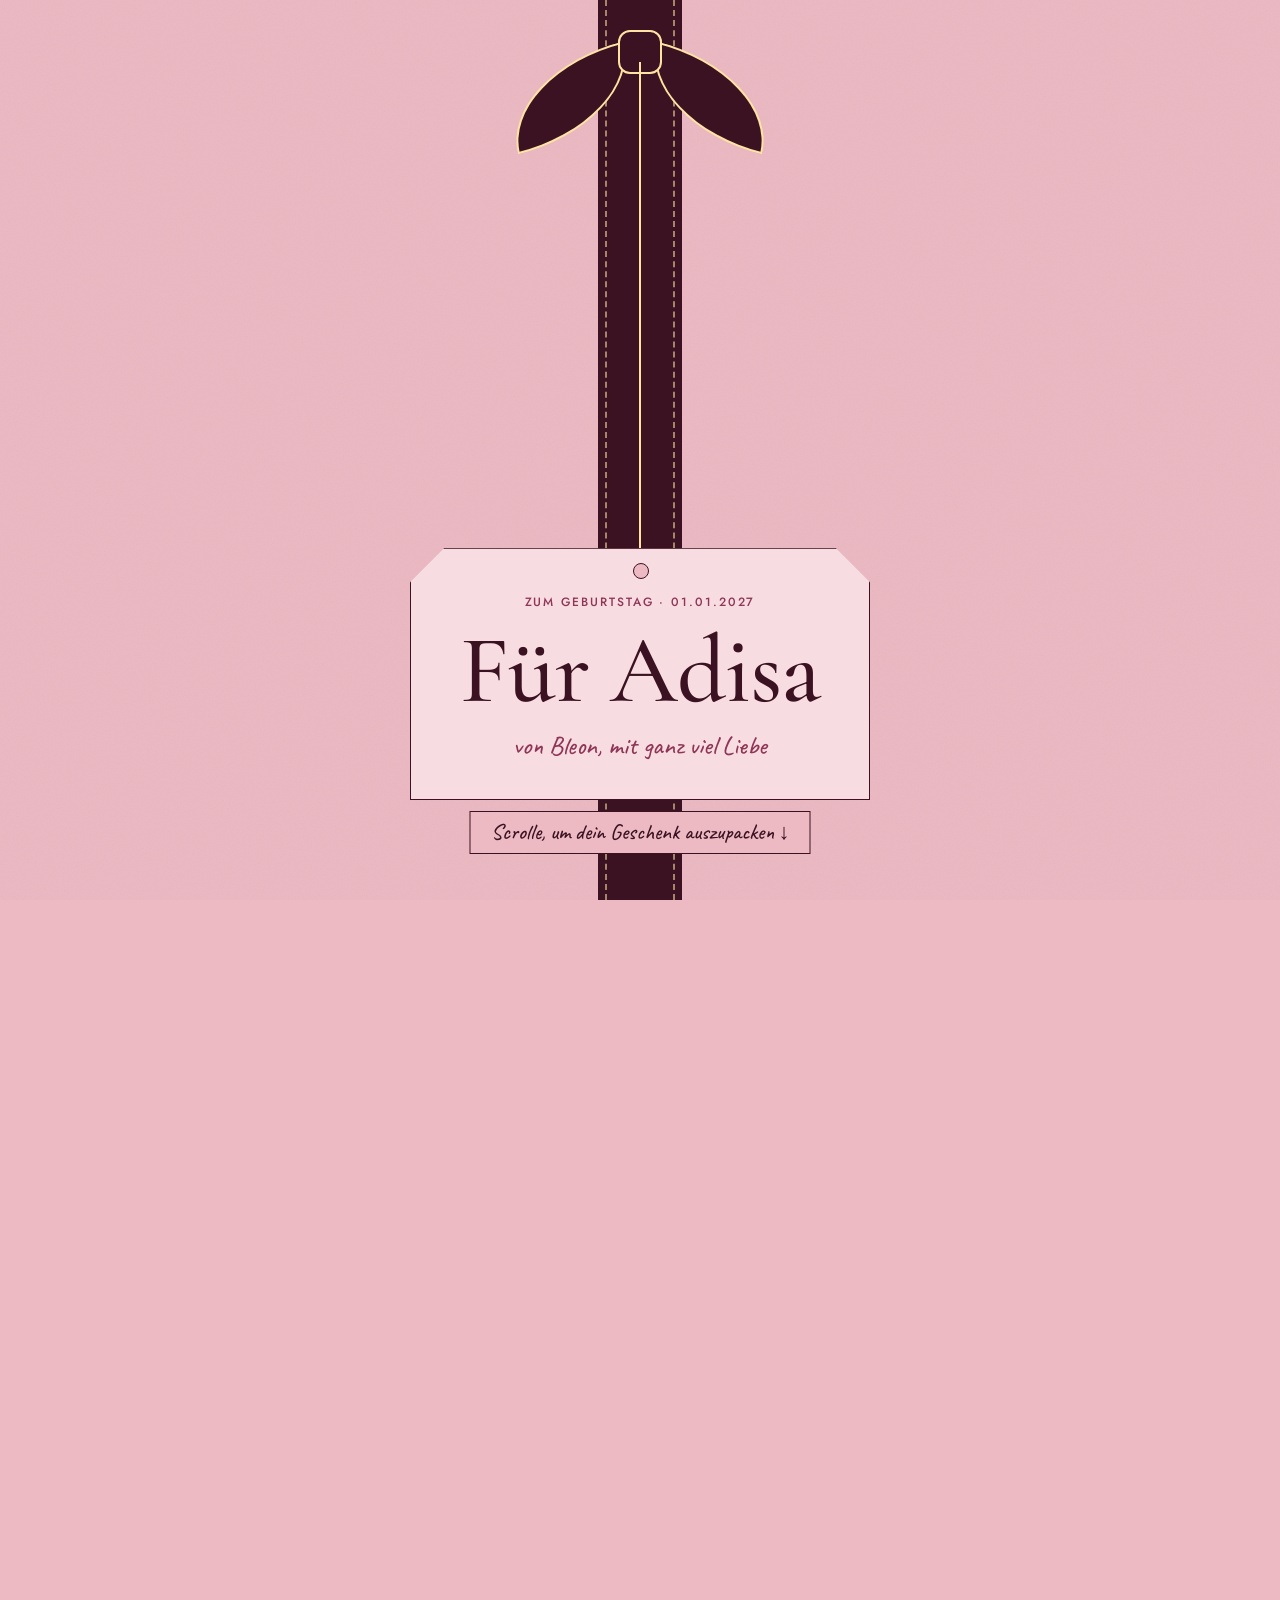
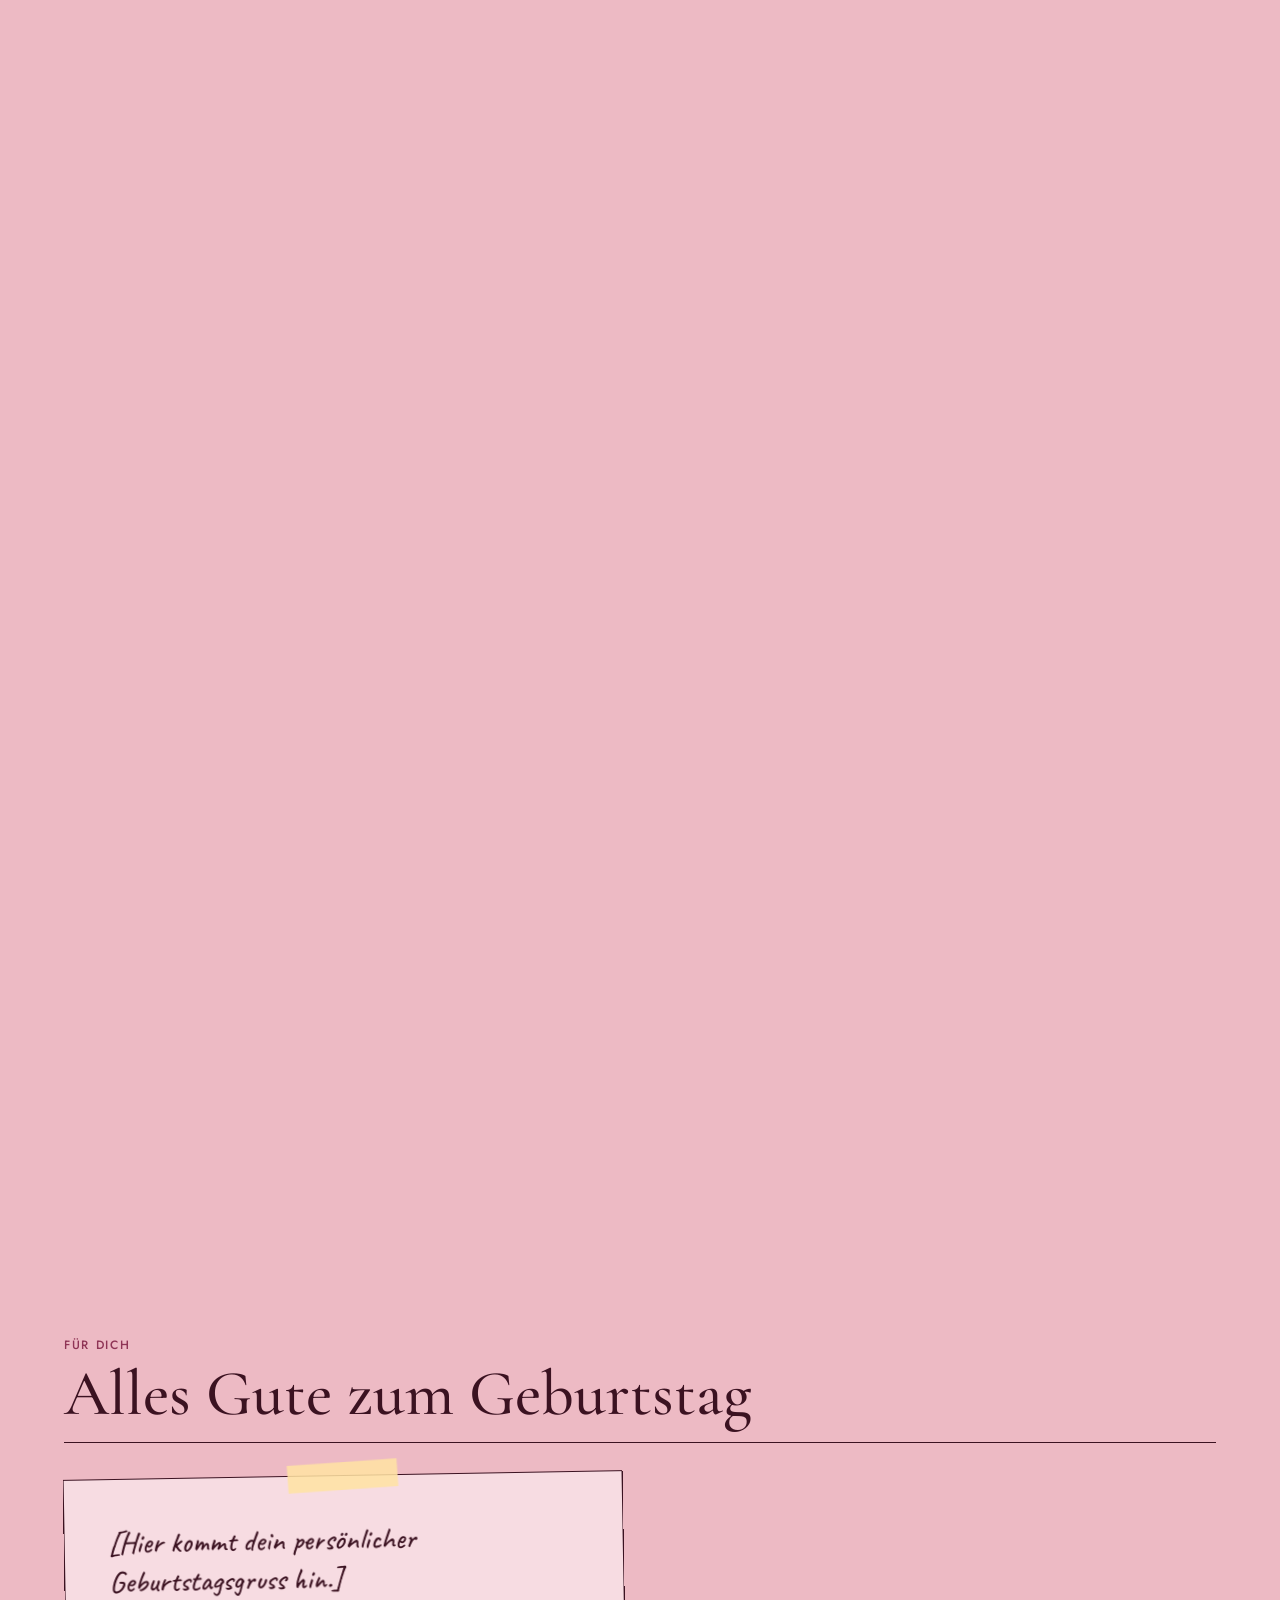
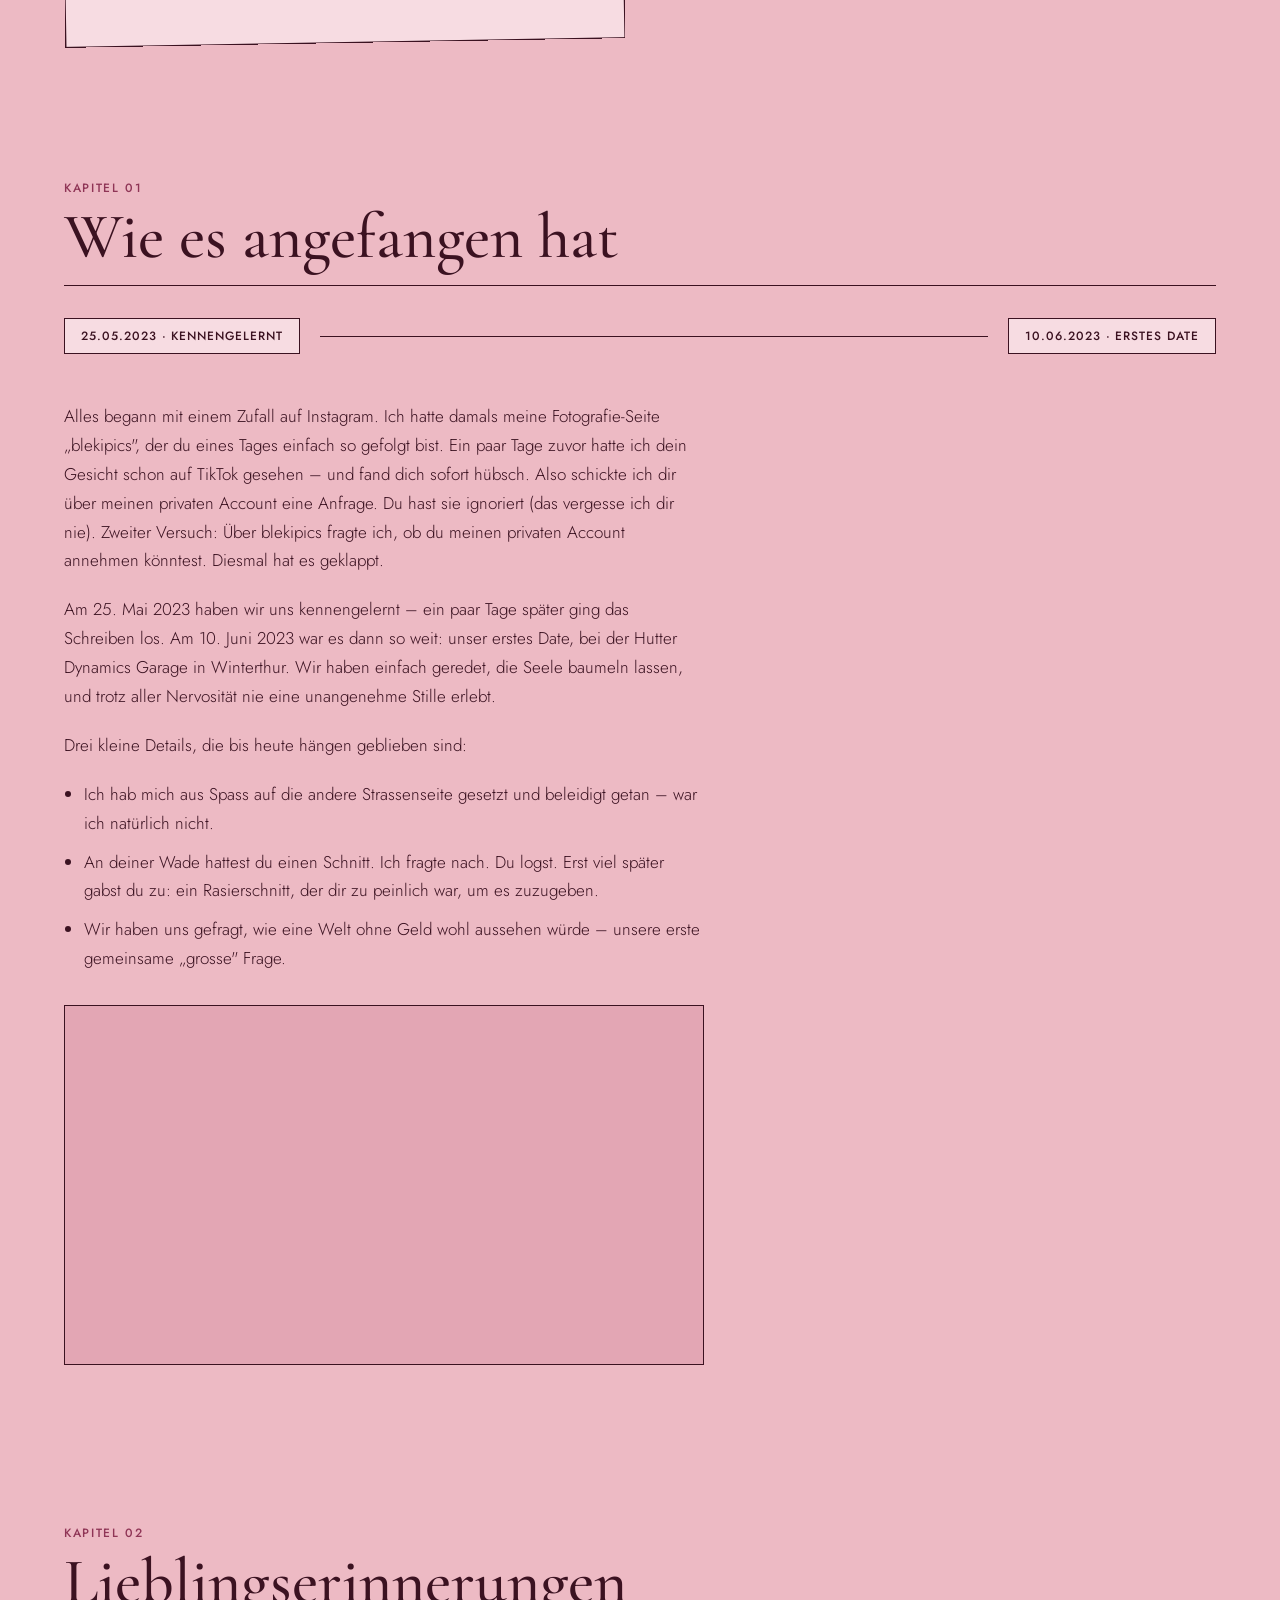
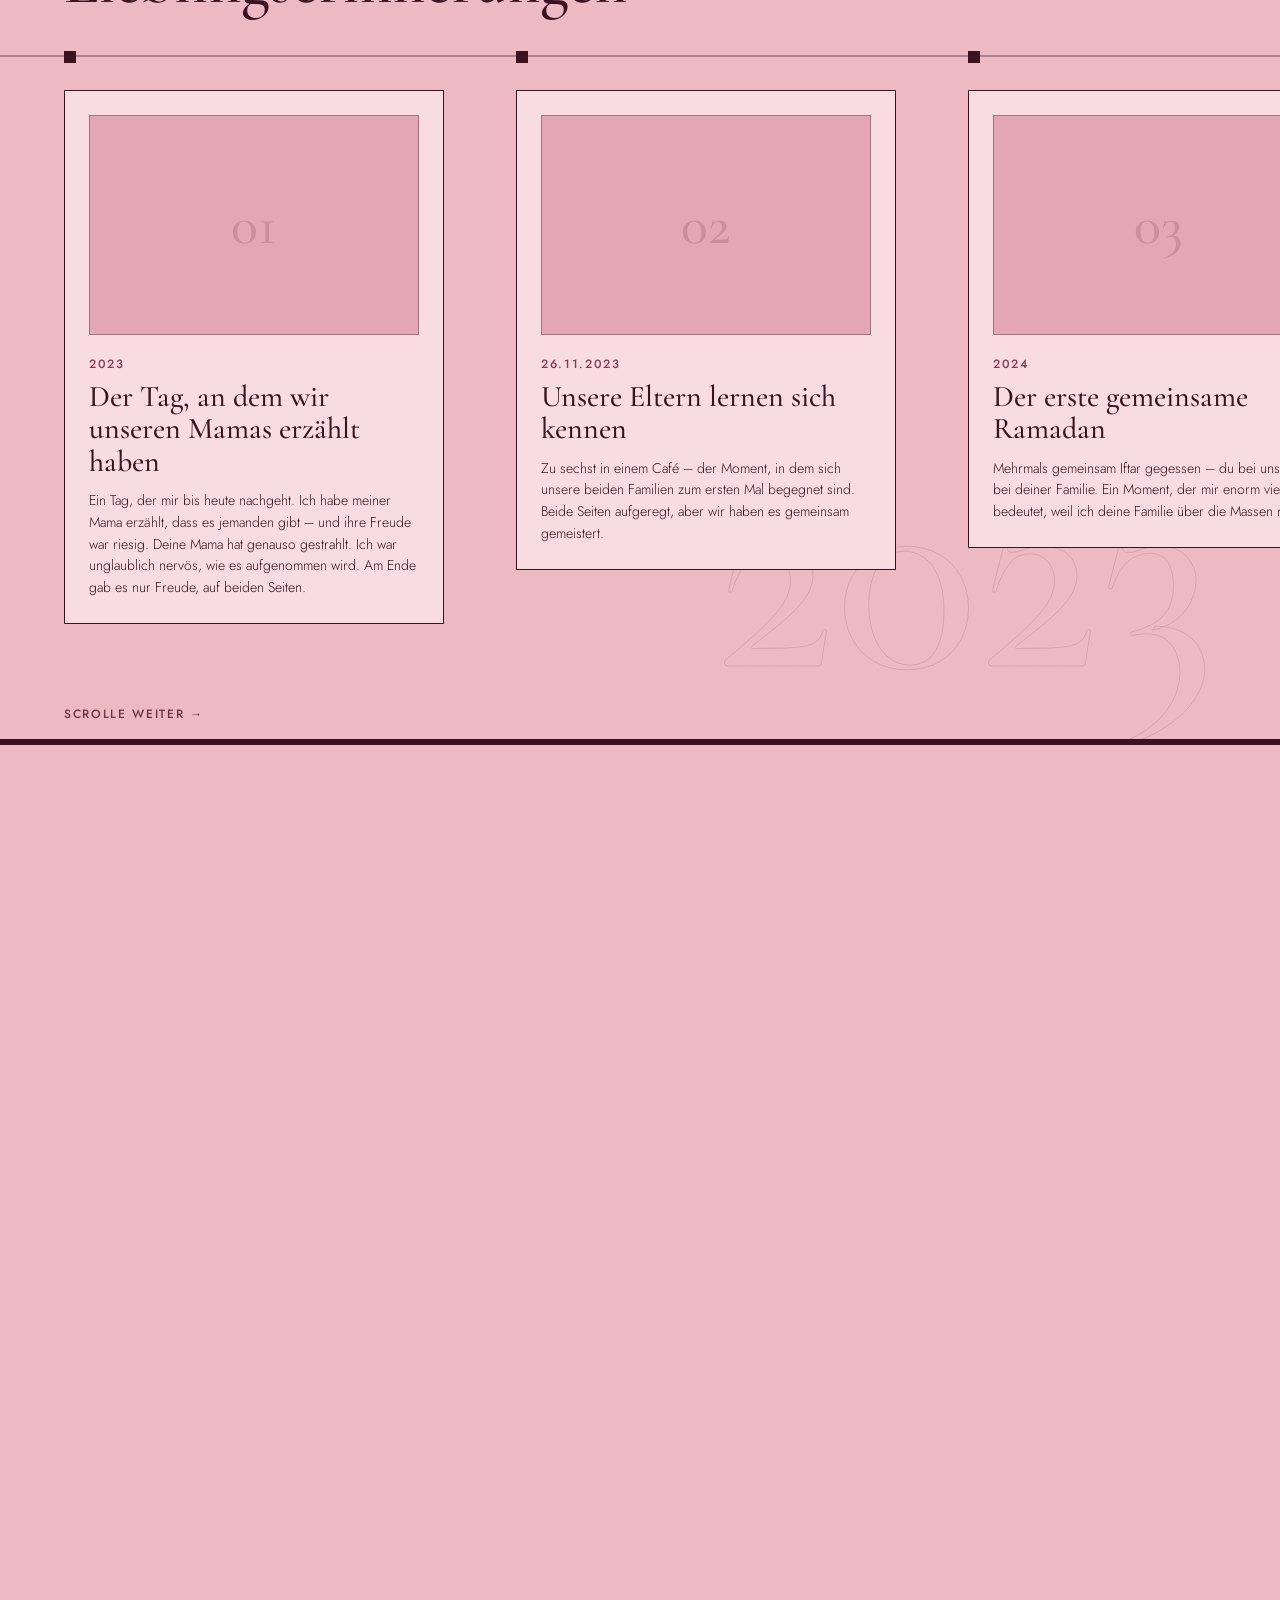
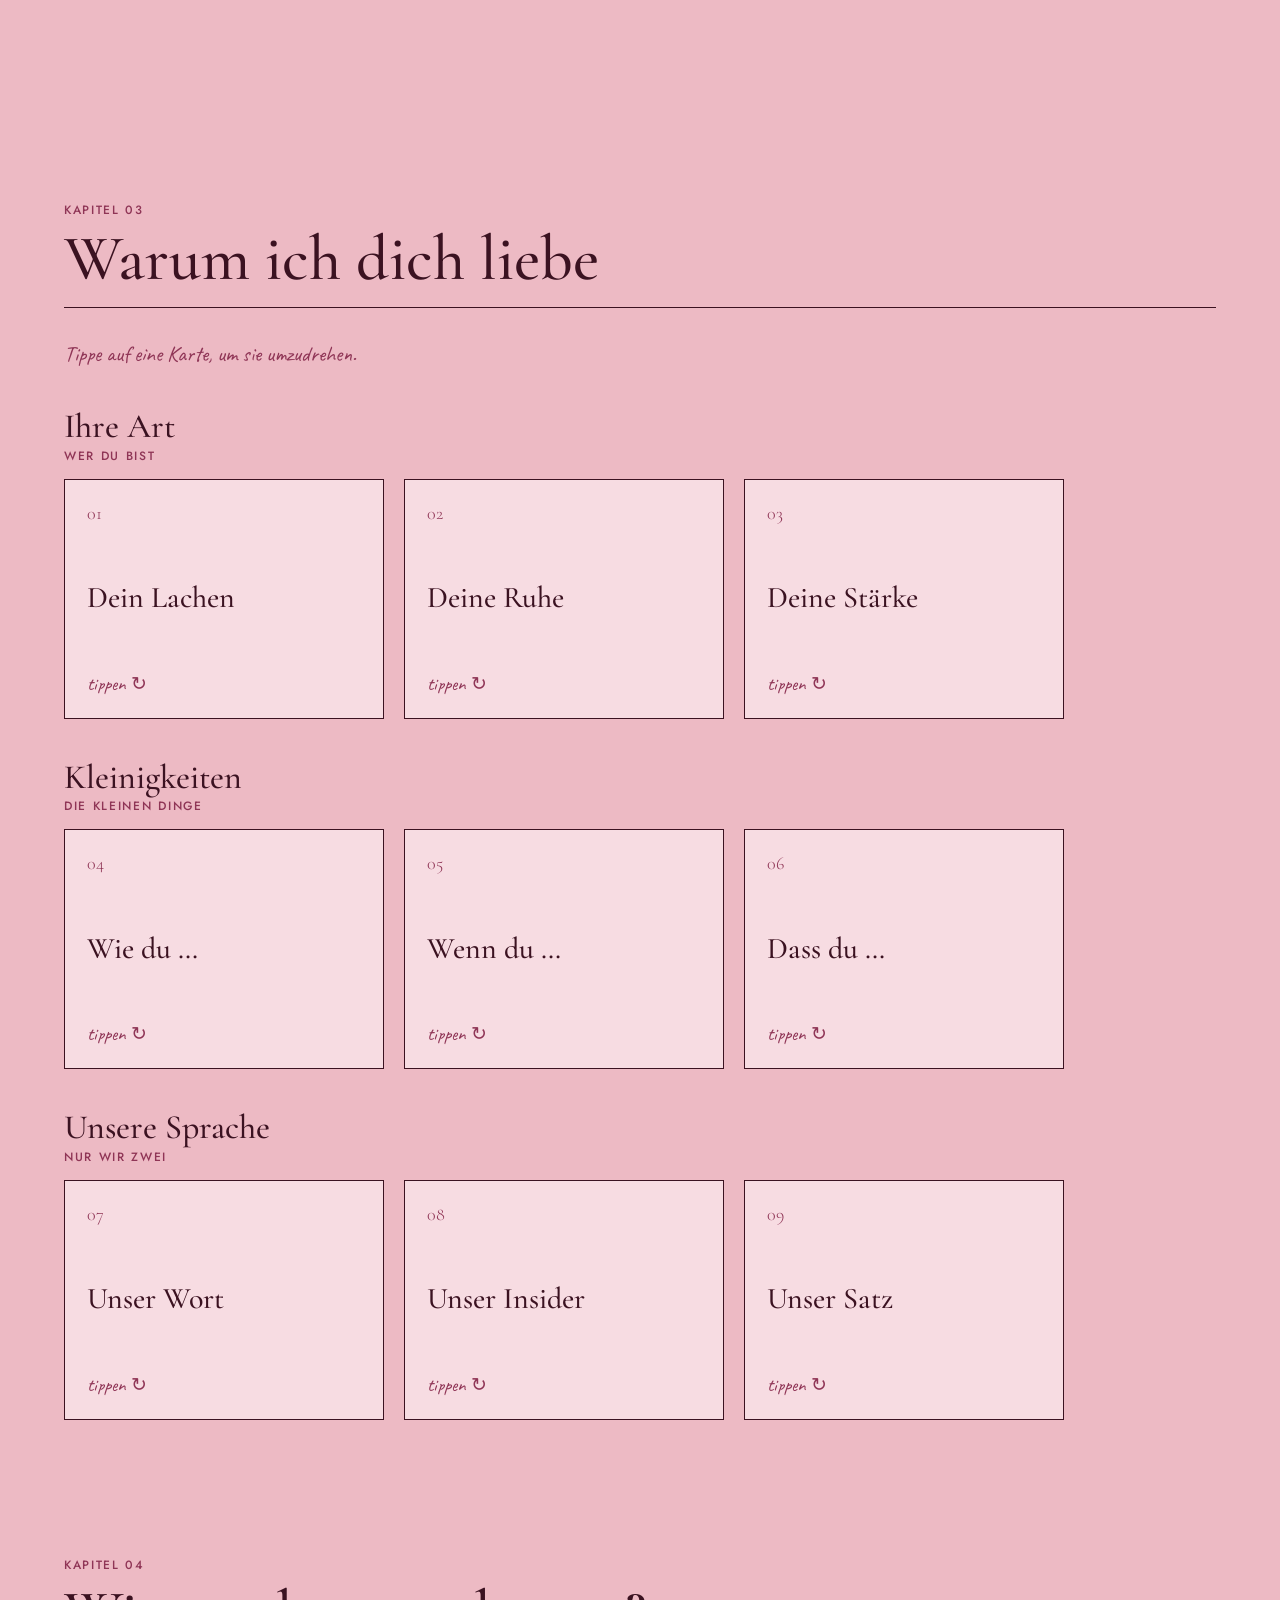
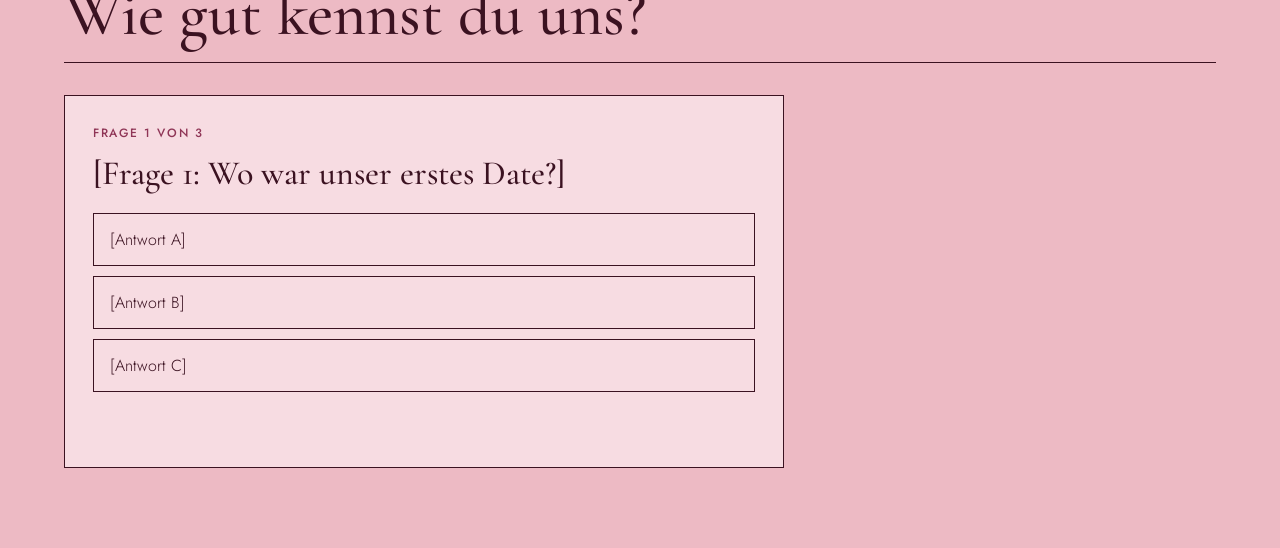
<file: Birthday/index.html>
<!DOCTYPE html>
<html lang="de">
<head>
<meta charset="UTF-8">
<meta name="viewport" content="width=device-width, initial-scale=1.0">
<meta name="robots" content="noindex, nofollow">
<link rel="preconnect" href="https://fonts.googleapis.com">
<link rel="preconnect" href="https://fonts.gstatic.com" crossorigin>
<link href="https://fonts.googleapis.com/css2?family=Caveat:wght@500;700&family=Cormorant+Garamond:ital,wght@0,400;0,500;0,600;1,500&family=Jost:wght@300;400;500&display=swap" rel="stylesheet">
<link rel="stylesheet" href="style.css">
<title>Für Adisa</title>
</head>
<body>

<div class="page">

      <!-- Intro: Anhänger fällt ab, Band wird abgezogen, dann ist die Seite da -->
  <section class="brief" id="brief">
    <div class="brief-stage">
      <header class="hero" id="top">
        <div class="gift-ribbon" id="giftRibbon" aria-hidden="true"></div>
        <div class="gift-bow" id="giftBow" aria-hidden="true">
          <span class="bow-loop bow-left"></span>
          <span class="bow-loop bow-right"></span>
          <span class="bow-knot"></span>
        </div>

        <div class="gift-fall" id="giftFall">
          <div class="gift-hang">
            <span class="gift-string" aria-hidden="true"></span>
            <div class="gift-tag">
              <p class="tag-label">Zum Geburtstag · 01.01.2027</p>
              <h1 class="hero-title">Für Adisa</h1>
              <p class="tag-hand">von Bleon, mit ganz viel Liebe</p>
            </div>
          </div>
        </div>

        <p class="hero-more" id="giftHint">Scrolle, um dein Geschenk auszupacken&nbsp;↓</p>
      </header>

      
      <div class="brief-open" id="briefOpen" aria-hidden="true">
        <p class="brief-open-hand">Ich hab da was für dich …</p>
        <span class="brief-open-arrow">↓</span>
      </div>

    </div>
  </section>

  
  <section class="chapter" id="geburtstagsgruss">
    <p class="chapter-eyebrow">Für dich</p>
    <h2 class="chapter-title">Alles Gute zum Geburtstag</h2>
    <div class="chapter-rule"></div>
    <div class="note-card">
      <p class="note-text">[Hier kommt dein persönlicher Geburtstagsgruss hin.]</p>
    </div>
  </section>

  <section class="chapter" id="anfang">
    <p class="chapter-eyebrow">Kapitel 01</p>
    <h2 class="chapter-title">Wie es angefangen hat</h2>
    <div class="chapter-rule"></div>

    <div class="timeline">
      <span class="timeline-tag">25.05.2023 · Kennengelernt</span>
      <span class="timeline-line"></span>
      <span class="timeline-tag">10.06.2023 · Erstes Date</span>
    </div>

    <div class="story">
      <p>Alles begann mit einem Zufall auf Instagram. Ich hatte damals meine Fotografie-Seite „blekipics", der du eines Tages einfach so gefolgt bist. Ein paar Tage zuvor hatte ich dein Gesicht schon auf TikTok gesehen – und fand dich sofort hübsch. Also schickte ich dir über meinen privaten Account eine Anfrage. Du hast sie ignoriert (das vergesse ich dir nie). Zweiter Versuch: Über blekipics fragte ich, ob du meinen privaten Account annehmen könntest. Diesmal hat es geklappt.</p>

      <p>Am 25. Mai 2023 haben wir uns kennengelernt – ein paar Tage später ging das Schreiben los. Am 10. Juni 2023 war es dann so weit: unser erstes Date, bei der Hutter Dynamics Garage in Winterthur. Wir haben einfach geredet, die Seele baumeln lassen, und trotz aller Nervosität nie eine unangenehme Stille erlebt.</p>

      <p>Drei kleine Details, die bis heute hängen geblieben sind:</p>
      <ul>
        <li>Ich hab mich aus Spass auf die andere Strassenseite gesetzt und beleidigt getan – war ich natürlich nicht.</li>
        <li>An deiner Wade hattest du einen Schnitt. Ich fragte nach. Du logst. Erst viel später gabst du zu: ein Rasierschnitt, der dir zu peinlich war, um es zuzugeben.</li>
        <li>Wir haben uns gefragt, wie eine Welt ohne Geld wohl aussehen würde – unsere erste gemeinsame „grosse" Frage.</li>
      </ul>
    </div>

    <div class="photo-frame"></div>
  </section>

  
  <section class="journey" id="erinnerungen">
    <div class="journey-sticky">
      <div class="journey-year" id="journeyYear" aria-hidden="true">2023</div>

      <div class="journey-head">
        <p class="chapter-eyebrow">Kapitel 02</p>
        <h2 class="chapter-title">Lieblingserinnerungen</h2>
      </div>

      <div class="journey-track" id="journeyTrack">

        <article class="memory" data-year="2023">
          <div class="memory-photo"></div>
          <p class="memory-date">2023</p>
          <h3 class="memory-title">Der Tag, an dem wir unseren Mamas erzählt haben</h3>
          <p class="memory-text">Ein Tag, der mir bis heute nachgeht. Ich habe meiner Mama erzählt, dass es jemanden gibt – und ihre Freude war riesig. Deine Mama hat genauso gestrahlt. Ich war unglaublich nervös, wie es aufgenommen wird. Am Ende gab es nur Freude, auf beiden Seiten.</p>
        </article>

        <article class="memory" data-year="2023">
          <div class="memory-photo"></div>
          <p class="memory-date">26.11.2023</p>
          <h3 class="memory-title">Unsere Eltern lernen sich kennen</h3>
          <p class="memory-text">Zu sechst in einem Café – der Moment, in dem sich unsere beiden Familien zum ersten Mal begegnet sind. Beide Seiten aufgeregt, aber wir haben es gemeinsam gemeistert.</p>
        </article>

        <article class="memory" data-year="2024">
          <div class="memory-photo"></div>
          <p class="memory-date">2024</p>
          <h3 class="memory-title">Der erste gemeinsame Ramadan</h3>
          <p class="memory-text">Mehrmals gemeinsam Iftar gegessen – du bei uns, ich bei deiner Familie. Ein Moment, der mir enorm viel bedeutet, weil ich deine Familie über die Massen mag.</p>
        </article>

        <article class="memory" data-year="2024">
          <div class="memory-photo"></div>
          <p class="memory-date">März 2024</p>
          <h3 class="memory-title">Der Jobwechsel, der ohne dich nie passiert wäre</h3>
          <p class="memory-text">Nach meinem Quereinsteiger-Kurs als ICT-Supporter hatte ich ein Vorstellungsgespräch – wollte aber eigentlich gar nicht hin, überzeugt, dass sie mich sowieso nicht nehmen würden. Du hast mir reingeredet und mich überzeugt, hinzugehen. Aus dem Gespräch wurde ein Probearbeiten, aus dem Probearbeiten eine Festanstellung. Ohne dich wäre ich nie hingegangen.</p>
        </article>

        <article class="memory" data-year="2024">
          <div class="memory-photo"></div>
          <p class="memory-date">25.06.2024</p>
          <h3 class="memory-title">Unser erstes Jahr</h3>
          <p class="memory-text">Genau ein Jahr zusammen. Ich habe mich gefreut wie ein kleines Kind. Wir haben uns gegenseitig beschenkt, sind zusammen essen gegangen – die Geschenke waren nebensächlich, ich war einfach froh, dass du an meiner Seite warst.</p>
        </article>

        <article class="memory" data-year="2024">
          <div class="memory-photo"></div>
          <p class="memory-date">2024</p>
          <h3 class="memory-title">Deine bestandene Lehrabschlussprüfung</h3>
          <p class="memory-text">Du sagst, du hättest deine Lehre ohne mich abgebrochen. Ich glaube das nicht – dafür bist du einfach zu gut, um aufzugeben.</p>
        </article>

        <article class="memory" data-year="2024">
          <div class="memory-photo"></div>
          <p class="memory-date">Juli 2024</p>
          <h3 class="memory-title">Endlich Mann und Frau</h3>
          <p class="memory-text">Gemeinsam in Mazedonien, wo dann alle von uns erfahren haben. Ich habe deine Familie kennengelernt, du meine – offiziell Mann und Frau.</p>
        </article>

        <article class="memory" data-year="2024">
          <div class="memory-photo"></div>
          <p class="memory-date">25.07.2024</p>
          <h3 class="memory-title">Die Hochzeit deines Cousins</h3>
          <p class="memory-text">Unsere erste gemeinsame Feier bei deiner Familie. Ich war aufgeregt, zum ersten Mal als Gast bei einer grossen Feier dabei zu sein. Wir haben das gemeinsam gemeistert – und zusammen geglänzt wie noch nie.</p>
        </article>

        <article class="memory memory--wine" data-year="2024">
          <div class="memory-photo"></div>
          <p class="memory-date">30.07.2024</p>
          <h3 class="memory-title">Unser Nikkah</h3>
          <p class="memory-text">Etwas spät, aber ein Schritt, den ich enorm liebe. In der Moschee in Mazedonien sind unsere Liebsten zusammengekommen – islamisch offiziell verheiratet.</p>
        </article>

        <article class="memory" data-year="2025">
          <div class="memory-photo"></div>
          <p class="memory-date">2025</p>
          <h3 class="memory-title">Drei Tage Mailand</h3>
          <p class="memory-text">Bei deiner strengen Mama fast unmöglich, einen Trip abzumachen – aber es hat geklappt. Drei Tage Mailand: Thermalbad, die beste Pasta überhaupt, gemeinsame Streetphotography durch die Stadt.</p>
        </article>

        <article class="memory memory--wine" data-year="2026">
          <div class="memory-photo"></div>
          <p class="memory-date">25.07.2026</p>
          <h3 class="memory-title">Die Verlobung</h3>
          <p class="memory-text">Eigentlich wollten wir beide das gar nicht – unsere Eltern schon. Also haben wir es ihnen zuliebe gemacht. Zitternde Knie, jede Menge Aufregung – und am Ende einfach nur wunderschön. Bis heute mein absoluter Lieblingsmoment.</p>
        </article>

        <article class="memory" data-year="Heute">
          <div class="memory-photo"></div>
          <p class="memory-date">Immer wieder</p>
          <h3 class="memory-title">Und dann die vielen kleinen Momente</h3>
          <p class="memory-text">Jeder Moment, in dem wir uns gegenseitig kaputtlachen – bei uns keine Seltenheit.</p>
        </article>

      </div>

      <p class="journey-hint" id="journeyHint">Scrolle weiter →</p>
      <div class="journey-progress"><div class="journey-progress-bar" id="journeyBar"></div></div>
    </div>
  </section>

  <section class="chapter" id="warum">
    <p class="chapter-eyebrow">Kapitel 03</p>
    <h2 class="chapter-title">Warum ich dich liebe</h2>
    <div class="chapter-rule"></div>
    <p class="why-intro">Tippe auf eine Karte, um sie umzudrehen.</p>

    <h3 class="why-group">Ihre Art <span>Wer du bist</span></h3>
    <div class="why-grid">
      <button class="flip" type="button" aria-pressed="false">
        <span class="flip-inner">
          <span class="flip-face flip-front">
            <span class="flip-num">01</span>
            <span class="flip-title">Dein Lachen</span>
            <span class="flip-tap">tippen ↻</span>
          </span>
          <span class="flip-face flip-back">
            <span class="flip-text">[Hier kommt dein Text hin.]</span>
          </span>
        </span>
      </button>
      <button class="flip" type="button" aria-pressed="false">
        <span class="flip-inner">
          <span class="flip-face flip-front">
            <span class="flip-num">02</span>
            <span class="flip-title">Deine Ruhe</span>
            <span class="flip-tap">tippen ↻</span>
          </span>
          <span class="flip-face flip-back">
            <span class="flip-text">[Hier kommt dein Text hin.]</span>
          </span>
        </span>
      </button>
      <button class="flip" type="button" aria-pressed="false">
        <span class="flip-inner">
          <span class="flip-face flip-front">
            <span class="flip-num">03</span>
            <span class="flip-title">Deine Stärke</span>
            <span class="flip-tap">tippen ↻</span>
          </span>
          <span class="flip-face flip-back">
            <span class="flip-text">[Hier kommt dein Text hin.]</span>
          </span>
        </span>
      </button>
    </div>

    <h3 class="why-group">Kleinigkeiten <span>Die kleinen Dinge</span></h3>
    <div class="why-grid">
      <button class="flip" type="button" aria-pressed="false">
        <span class="flip-inner">
          <span class="flip-face flip-front">
            <span class="flip-num">04</span>
            <span class="flip-title">Wie du …</span>
            <span class="flip-tap">tippen ↻</span>
          </span>
          <span class="flip-face flip-back">
            <span class="flip-text">[Hier kommt dein Text hin.]</span>
          </span>
        </span>
      </button>
      <button class="flip" type="button" aria-pressed="false">
        <span class="flip-inner">
          <span class="flip-face flip-front">
            <span class="flip-num">05</span>
            <span class="flip-title">Wenn du …</span>
            <span class="flip-tap">tippen ↻</span>
          </span>
          <span class="flip-face flip-back">
            <span class="flip-text">[Hier kommt dein Text hin.]</span>
          </span>
        </span>
      </button>
      <button class="flip" type="button" aria-pressed="false">
        <span class="flip-inner">
          <span class="flip-face flip-front">
            <span class="flip-num">06</span>
            <span class="flip-title">Dass du …</span>
            <span class="flip-tap">tippen ↻</span>
          </span>
          <span class="flip-face flip-back">
            <span class="flip-text">[Hier kommt dein Text hin.]</span>
          </span>
        </span>
      </button>
    </div>

    <h3 class="why-group">Unsere Sprache <span>Nur wir zwei</span></h3>
    <div class="why-grid">
      <button class="flip" type="button" aria-pressed="false">
        <span class="flip-inner">
          <span class="flip-face flip-front">
            <span class="flip-num">07</span>
            <span class="flip-title">Unser Wort</span>
            <span class="flip-tap">tippen ↻</span>
          </span>
          <span class="flip-face flip-back">
            <span class="flip-text">[Hier kommt dein Text hin.]</span>
          </span>
        </span>
      </button>
      <button class="flip" type="button" aria-pressed="false">
        <span class="flip-inner">
          <span class="flip-face flip-front">
            <span class="flip-num">08</span>
            <span class="flip-title">Unser Insider</span>
            <span class="flip-tap">tippen ↻</span>
          </span>
          <span class="flip-face flip-back">
            <span class="flip-text">[Hier kommt dein Text hin.]</span>
          </span>
        </span>
      </button>
      <button class="flip" type="button" aria-pressed="false">
        <span class="flip-inner">
          <span class="flip-face flip-front">
            <span class="flip-num">09</span>
            <span class="flip-title">Unser Satz</span>
            <span class="flip-tap">tippen ↻</span>
          </span>
          <span class="flip-face flip-back">
            <span class="flip-text">[Hier kommt dein Text hin.]</span>
          </span>
        </span>
      </button>
    </div>
  </section>

  
  <section class="chapter" id="quiz-kapitel">
    <p class="chapter-eyebrow">Kapitel 04</p>
    <h2 class="chapter-title">Wie gut kennst du uns?</h2>
    <div class="chapter-rule"></div>
    <div class="quiz" id="quiz" aria-live="polite"></div>
  </section>

</div>

<script src="script.js"></script>
</body>
</html>
</file>
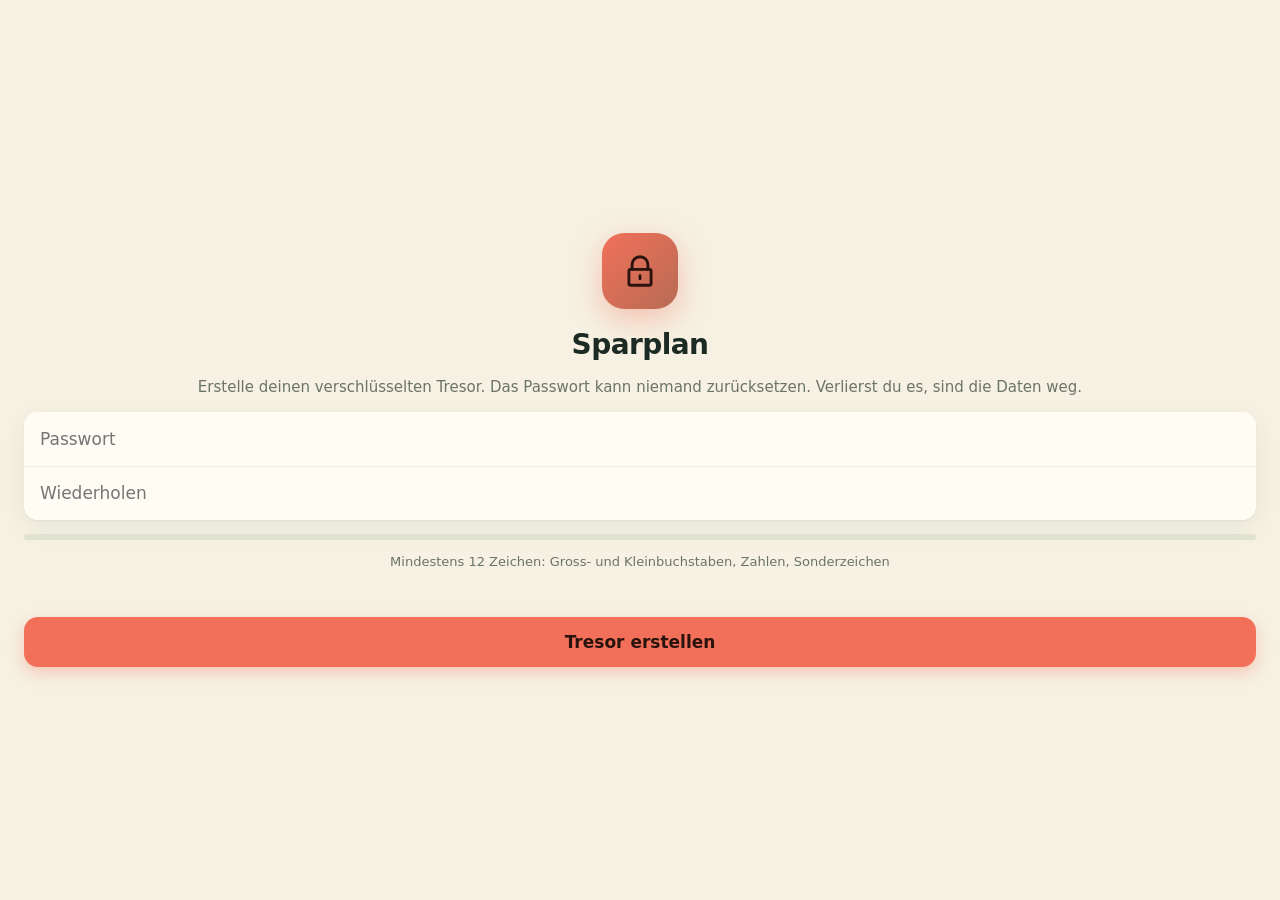
<file: Finanzverwalter/index.html>
<!doctype html>
<html lang="de-CH">
<head>
<meta charset="utf-8">
<meta name="viewport" content="width=device-width, initial-scale=1, viewport-fit=cover">
<!-- Strikte CSP: keine Inline-Skripte, keine Fremdquellen, keine Netzwerkverbindungen ausser zur eigenen Origin. -->
<meta http-equiv="Content-Security-Policy" content="default-src 'none'; script-src 'self'; style-src 'self'; img-src 'self' data:; manifest-src 'self'; connect-src 'self'; worker-src 'self'; base-uri 'none'; form-action 'none'">
<meta name="referrer" content="no-referrer">
<meta name="color-scheme" content="light dark">
<meta name="theme-color" content="#f6f1e3" media="(prefers-color-scheme: light)">
<meta name="theme-color" content="#0e1913" media="(prefers-color-scheme: dark)">
<meta name="apple-mobile-web-app-capable" content="yes">
<meta name="mobile-web-app-capable" content="yes">
<meta name="apple-mobile-web-app-status-bar-style" content="default">
<meta name="apple-mobile-web-app-title" content="Sparplan">
<meta name="format-detection" content="telephone=no">
<link rel="manifest" href="manifest.webmanifest">
<link rel="apple-touch-icon" href="bilder/apple-touch-icon.png">
<link rel="icon" type="image/png" href="bilder/icon-192.png">
<link rel="stylesheet" href="css/style.css">
<title>Sparplan</title>
</head>
<body>
<div id="app" aria-live="polite"></div>
<noscript><p style="padding:2rem;font-family:sans-serif">Diese App braucht JavaScript.</p></noscript>
<script src="js/app.js"></script>
</body>
</html>
</file>
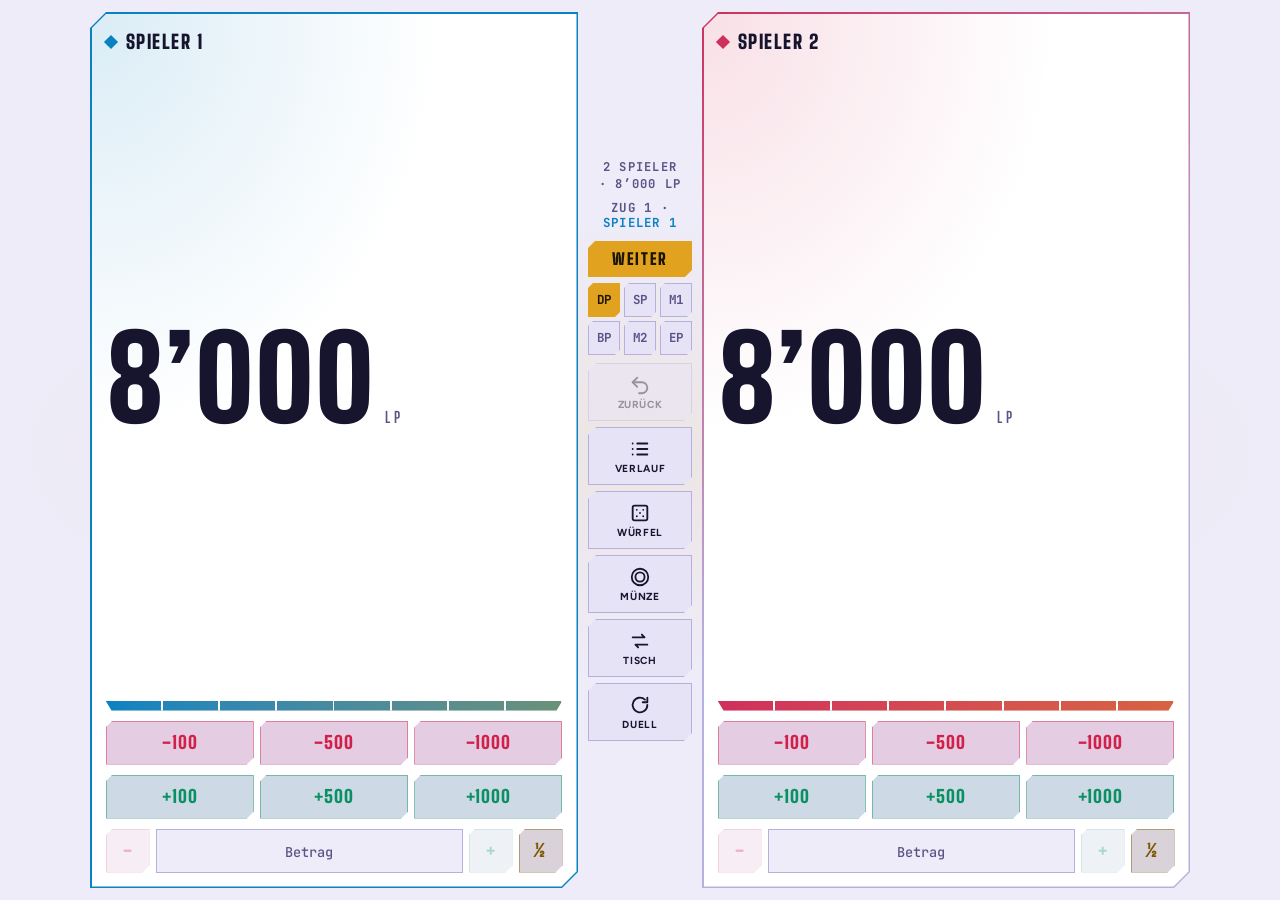
<file: Lifepoint Tracker/index.html>
<!doctype html>
<html lang="de">
<head>
<meta charset="utf-8">
<meta name="viewport" content="width=device-width, initial-scale=1, viewport-fit=cover">
<title>Lifepoint Arena</title>
<link rel="preconnect" href="https://fonts.googleapis.com">
<link rel="preconnect" href="https://fonts.gstatic.com" crossorigin>
<link rel="stylesheet" href="https://fonts.googleapis.com/css2?family=Big+Shoulders+Display:wght@700;900&family=Figtree:wght@500;700&family=JetBrains+Mono:wght@500;700&display=swap">
<link rel="stylesheet" href="style.css">
</head>
<body>
<svg width="0" height="0" style="position:absolute" aria-hidden="true">
  <symbol id="i-undo" viewBox="0 0 24 24"><path d="M9 14 4 9l5-5"/><path d="M4 9h10a6 6 0 0 1 0 12h-3"/></symbol>
  <symbol id="i-log" viewBox="0 0 24 24"><path d="M9 6h11M9 12h11M9 18h11"/><path d="M4 6h.01M4 12h.01M4 18h.01"/></symbol>
  <symbol id="i-dice" viewBox="0 0 24 24"><rect x="4" y="4" width="16" height="16" rx="2"/><path d="M8.5 8.5h.01M15.5 8.5h.01M12 12h.01M8.5 15.5h.01M15.5 15.5h.01"/></symbol>
  <symbol id="i-coin" viewBox="0 0 24 24"><circle cx="12" cy="12" r="9"/><circle cx="12" cy="12" r="5"/></symbol>
  <symbol id="i-table" viewBox="0 0 24 24"><path d="M4 8h13l-3-3"/><path d="M20 16H7l3 3"/></symbol>
  <symbol id="i-new" viewBox="0 0 24 24"><path d="M20 12a8 8 0 1 1-2.6-5.9"/><path d="M20 4v5h-5"/></symbol>
  <symbol id="i-close" viewBox="0 0 24 24"><path d="M6 6l12 12M18 6 6 18"/></symbol>
</svg>

<main class="arena n2" id="arena">
  <div class="strip">
    <div class="status" id="status" role="status" aria-live="polite"></div>
    <div class="phasebar">
      <div class="turnline">
        <div class="tl" id="turnLine"></div>
        <button class="next" id="bNext" type="button">Weiter</button>
      </div>
      <div class="phases" id="phases">
        <button class="pchip" type="button" data-ph="0" title="Draw Phase" aria-label="Draw Phase" aria-pressed="false">DP</button>
        <button class="pchip" type="button" data-ph="1" title="Standby Phase" aria-label="Standby Phase" aria-pressed="false">SP</button>
        <button class="pchip" type="button" data-ph="2" title="Main Phase 1" aria-label="Main Phase 1" aria-pressed="false">M1</button>
        <button class="pchip" type="button" data-ph="3" title="Battle Phase" aria-label="Battle Phase" aria-pressed="false">BP</button>
        <button class="pchip" type="button" data-ph="4" title="Main Phase 2" aria-label="Main Phase 2" aria-pressed="false">M2</button>
        <button class="pchip" type="button" data-ph="5" title="End Phase" aria-label="End Phase" aria-pressed="false">EP</button>
      </div>
    </div>
    <div class="tools">
      <button class="tool" id="bUndo" type="button" disabled><svg class="ic"><use href="#i-undo"/></svg><span>Zurück</span></button>
      <button class="tool" id="bLog" type="button"><svg class="ic"><use href="#i-log"/></svg><span>Verlauf</span></button>
      <button class="tool" id="bDice" type="button"><svg class="ic"><use href="#i-dice"/></svg><span>Würfel</span></button>
      <button class="tool" id="bCoin" type="button"><svg class="ic"><use href="#i-coin"/></svg><span>Münze</span></button>
      <button class="tool" id="bTable" type="button" aria-pressed="false"><svg class="ic"><use href="#i-table"/></svg><span>Tisch</span></button>
      <button class="tool" id="bNew" type="button"><svg class="ic"><use href="#i-new"/></svg><span>Duell</span></button>
    </div>
  </div>
</main>

<div class="scrim" id="scrim" hidden></div>

<section class="sheet" id="sheetLog" role="dialog" aria-modal="true" aria-labelledby="tLog" hidden>
  <div class="sh">
    <h2 id="tLog">Verlauf</h2>
    <button class="x" type="button" data-close aria-label="Schliessen"><svg class="ic"><use href="#i-close"/></svg></button>
  </div>
  <ul class="log" id="logList"></ul>
  <p class="empty" id="logEmpty" hidden>Noch nichts passiert. Sobald jemand Lifepoints verliert oder gewinnt, steht es hier.</p>
</section>

<section class="sheet" id="sheetSet" role="dialog" aria-modal="true" aria-labelledby="tSet" hidden>
  <div class="sh">
    <h2 id="tSet">Duell &amp; Serie</h2>
    <button class="x" type="button" data-close aria-label="Schliessen"><svg class="ic"><use href="#i-close"/></svg></button>
  </div>
  <fieldset class="seg">
    <legend>Spieler</legend>
    <div class="opts">
      <label><input type="radio" name="count" value="2"><span>2</span></label>
      <label><input type="radio" name="count" value="3"><span>3</span></label>
      <label><input type="radio" name="count" value="4"><span>4</span></label>
    </div>
  </fieldset>
  <fieldset class="seg">
    <legend>Startwert in LP</legend>
    <div class="opts">
      <label><input type="radio" name="start" value="4000"><span>4’000</span></label>
      <label><input type="radio" name="start" value="8000"><span>8’000</span></label>
      <label><input type="radio" name="start" value="16000"><span>16’000</span></label>
    </div>
  </fieldset>
  <fieldset class="seg">
    <legend>Serie (Siege zum Match)</legend>
    <div class="opts">
      <label><input type="radio" name="bo" value="0"><span>Offen</span></label>
      <label><input type="radio" name="bo" value="3"><span>Bo3</span></label>
      <label><input type="radio" name="bo" value="5"><span>Bo5</span></label>
    </div>
  </fieldset>
  <fieldset class="seg">
    <legend>Ton</legend>
    <div class="opts">
      <label><input type="radio" name="sound" value="1"><span>An</span></label>
      <label><input type="radio" name="sound" value="0"><span>Aus</span></label>
    </div>
  </fieldset>
  <p class="hint">Serie und Ton gelten sofort. Spielerzahl und Startwert gelten ab dem nächsten Duell. Namen und Punktestand bleiben erhalten, ausser du änderst die Spielerzahl.</p>
  <button class="go" id="bGo" type="button">Duell starten</button>
  <button class="ghost" id="bResetScore" type="button">Punktestand zurücksetzen</button>
</section>

<div class="intro" id="intro" hidden>
  <div class="intro-t">Duell!</div>
  <div class="intro-s" id="introSub"></div>
</div>

<script src="script.js"></script>
</body>
</html>
</file>
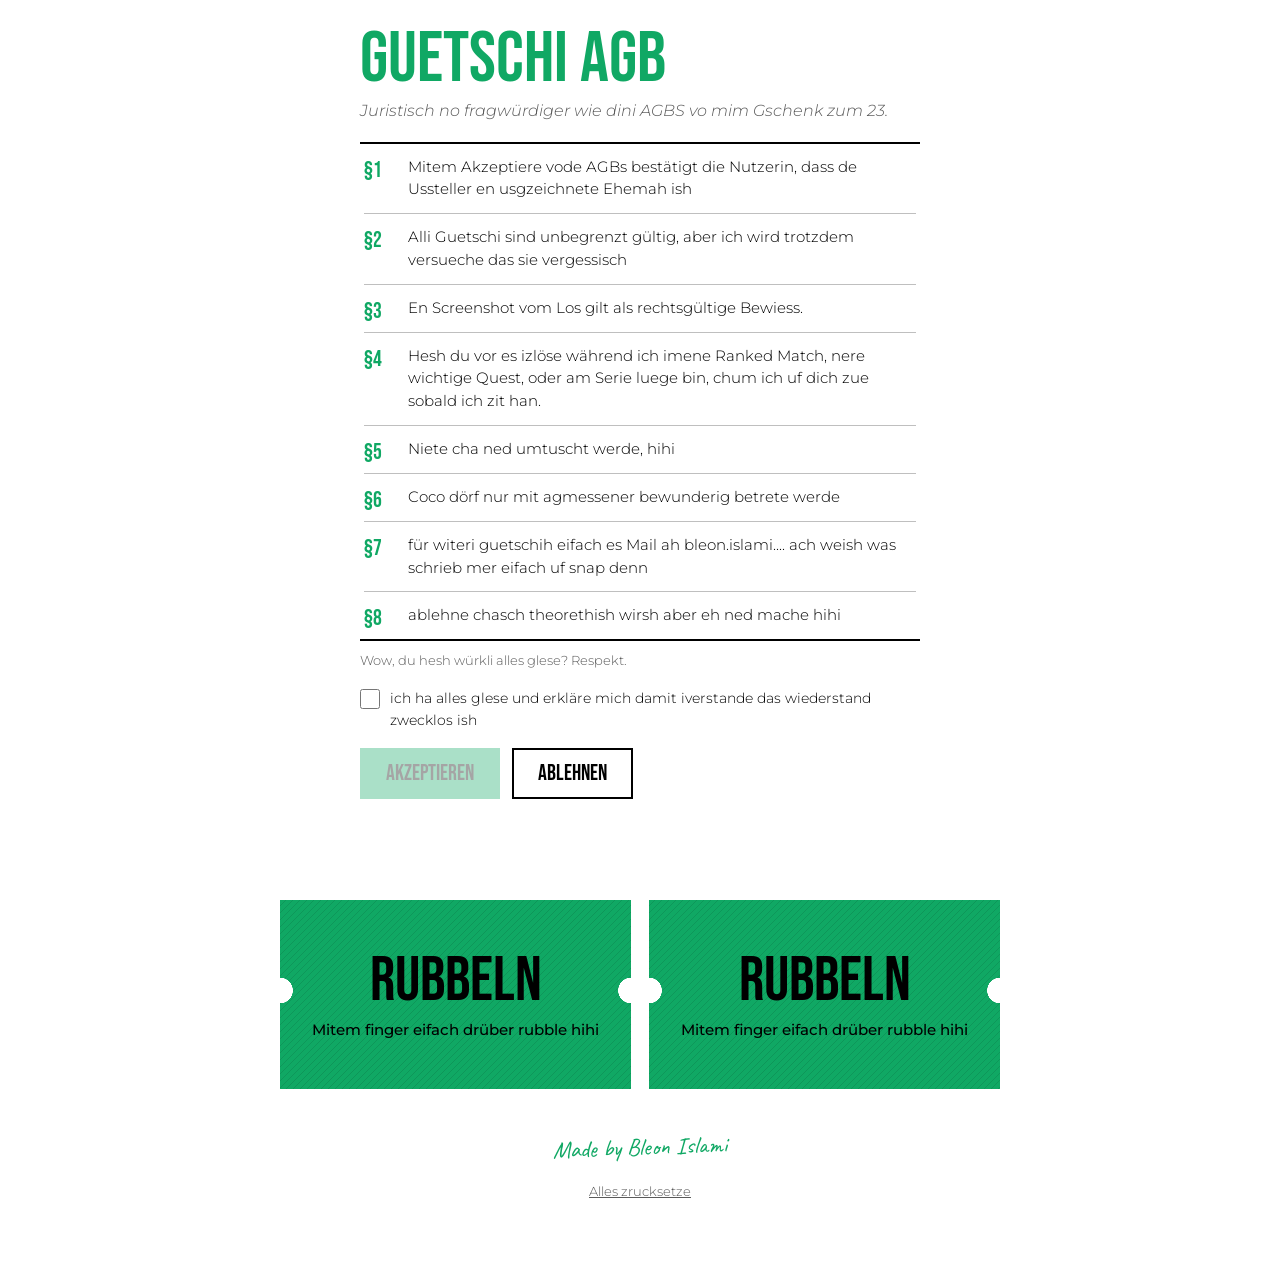
<file: Revanche/index.html>
<!DOCTYPE html>
<html lang="de">
<head>
<meta charset="UTF-8">
<meta name="viewport" content="width=device-width, initial-scale=1, viewport-fit=cover">
<title>Revanche</title>
<link rel="preconnect" href="https://fonts.googleapis.com">
<link rel="preconnect" href="https://fonts.gstatic.com" crossorigin>
<link href="https://fonts.googleapis.com/css2?family=Bebas+Neue&family=Caveat:wght@500;700&family=Montserrat:ital,wght@0,300;0,500;0,700;1,300&display=swap" rel="stylesheet">
<link rel="stylesheet" href="style.css">
</head>
<body>
<canvas id="confetti" aria-hidden="true"></canvas>
<canvas id="crumbs" aria-hidden="true"></canvas>

<!-- ============ AGB-SPERRE (kommt zuerst) ============ -->
<div class="agb-gate" id="agbGate" role="dialog" aria-modal="true" aria-labelledby="agbTitle">
  <div class="agb-box">
    <h2 id="agbTitle">Guetschi AGB</h2>
    <p class="agb-sub">Juristisch no fragwürdiger wie dini AGBS vo mim Gschenk zum 23.</p>
    <div class="agb-scroll" id="agbScroll" tabindex="0">
      <ol>
        <li>Mitem Akzeptiere vode AGBs bestätigt die Nutzerin, dass de Ussteller en usgzeichnete Ehemah ish</li>
        <li>Alli Guetschi sind unbegrenzt gültig, aber ich wird trotzdem versueche das sie vergessisch</li>
        <li>En Screenshot vom Los gilt als rechtsgültige Bewiess.</li>
        <li>Hesh du vor es izlöse während ich imene Ranked Match, nere wichtige Quest, oder am Serie luege bin, chum ich uf dich zue sobald ich zit han.</li>
        <li>Niete cha ned umtuscht werde, hihi</li>
        <li>Coco dörf nur mit agmessener bewunderig betrete werde</li>
        <li>für witeri guetschih eifach es Mail ah bleon.islami.... ach weish was schrieb mer eifach uf snap denn</li>
        <li>ablehne chasch theorethish wirsh aber eh ned mache hihi</li>
      </ol>
    </div>
    <p class="agb-hint" id="agbHint">Scroll bis abe zum witercho</p>
    <label class="agb-check">
      <input type="checkbox" id="agbCheck" disabled>
      <span>ich ha alles glese und erkläre mich damit iverstande das wiederstand zwecklos ish</span>
    </label>
    <div class="agb-actions">
      <button class="btn btn-primary" id="agbAccept" disabled>Akzeptieren</button>
      <button class="btn" id="agbDecline">Ablehnen</button>
    </div>
  </div>
</div>

<main>
  <header class="hero">
    <h1>Revanche</h1>
    <p class="sub">Mini Kreativi Version als Antwort uf dini Guetschi</p>
    <p class="intro">Für min Shaz, rubbel sie mitem Finger frei, was druf staht, gilt... meistens.</p>
    <p class="disclaimer">Bleki übernimmt kei haftig für weinafäll oder cringe-attackene.</p>
  </header>

  <div class="counter" aria-live="polite">
    <strong id="count">0/6</strong><span>Lösli freigrubbelt</span>
  </div>

  <section class="grid" id="grid"></section>

  <section class="finale" id="finale">
    <h3>alli freigrubblet</h3>
    <p class="love">Danke für dis Gschenk damals<br>Ich liebe dich. ♥</p>
  </section>

  <footer>
    <p class="signature">Made by Bleon Islami</p>
    <button class="reset" id="reset">Alles zrucksetze</button>
  </footer>
</main>

<script src="script.js"></script>
</body>
</html>
</file>
<file: Birthday/style.css>
/* ============ Design-Tokens: Dawn Rose, Dark Cherry, First Light ============ */
:root {
  --dawn: #EDBAC4;        /* Hauptfarbe: Hintergrund */
  --card: #F7DCE2;        /* helle Karten */
  --photo: #E3A6B4;       /* Foto-Platzhalter */
  --cherry: #3B1221;      /* zweite Farbe: Schrift, Linien, dunkle Flächen */
  --cherry-soft: #8F3556; /* Daten, Eyebrows */
  --first-light: #FFE3A3; /* Pop: sparsam einsetzen */
  --muted: #6E3347;

  --font-display: "Cormorant Garamond", Georgia, serif;
  --font-sans: "Jost", "Helvetica Neue", Arial, sans-serif;
  --font-hand: "Caveat", "Comic Sans MS", cursive;
  --gutter: clamp(20px, 5vw, 64px);
  /* Seitenrand: auf breiten Bildschirmen wächst er mit, damit der Inhalt mittig bleibt */
  --pad: max(var(--gutter), calc((100vw - 1440px) / 2 + var(--gutter)));
}

* { box-sizing: border-box; }

html { scroll-behavior: smooth; }

body {
  margin: 0;
  font-family: var(--font-sans);
  font-weight: 300;
  color: var(--cherry);
  background: var(--dawn);
}

/* Papierstruktur: feines Korn über dem ganzen Hintergrund */
body::before {
  content: "";
  position: fixed;
  inset: 0;
  z-index: 0;
  pointer-events: none;
  mix-blend-mode: multiply;
  opacity: 0.5;
  background-image: url("data:image/svg+xml;utf8,<svg xmlns='http://www.w3.org/2000/svg'><filter id='n'><feTurbulence type='fractalNoise' baseFrequency='0.85' numOctaves='2' stitchTiles='stitch'/><feColorMatrix type='matrix' values='0 0 0 0 0  0 0 0 0 0  0 0 0 0 0  0 0 0 0.05 0'/></filter><rect width='100%25' height='100%25' filter='url(%23n)'/></svg>");
}

a { text-decoration: none; color: inherit; }

.page {
  position: relative;
  z-index: 1;
  width: 100%;
}

/* ============ Hero: ein Geschenk mit Band und Anhänger ============ */
.hero {
  position: relative;
  min-height: 100vh;
  min-height: 100svh;
  display: flex;
  flex-direction: column;
  align-items: center;
  padding: 44px var(--gutter) 100px;
  overflow: hidden;
}

/* Das Geschenkband läuft senkrecht durch die ganze Seite */
.gift-ribbon {
  position: absolute;
  top: 0;
  bottom: 0;
  left: 50%;
  width: clamp(52px, 8vw, 84px);
  transform: translateX(-50%);
  background: var(--cherry);
}

.gift-ribbon::before,
.gift-ribbon::after {
  content: "";
  position: absolute;
  top: 0;
  bottom: 0;
  width: 0;
  border-left: 2px dashed var(--first-light);
  opacity: 0.55;
}
.gift-ribbon::before { left: 7px; }
.gift-ribbon::after  { right: 7px; }

/* Die Schleife */
.gift-bow {
  position: relative;
  z-index: 2;
  flex: 0 0 auto;
  width: 0;
  height: 0;
  margin-top: 4px;
}

.bow-loop {
  position: absolute;
  top: -8px;
  width: clamp(80px, 16vw, 130px);
  height: clamp(54px, 10vw, 84px);
  background: var(--cherry);
  border: 2px solid var(--first-light);
}
.bow-left  { right: 6px; border-radius: 100% 0 100% 0; transform: rotate(-14deg); transform-origin: right center; }
.bow-right { left: 6px;  border-radius: 0 100% 0 100%; transform: rotate(14deg);  transform-origin: left center; }

.bow-knot {
  position: absolute;
  top: -18px;
  left: -22px;
  width: 44px;
  height: 44px;
  background: var(--cherry);
  border: 2px solid var(--first-light);
  border-radius: 12px;
}

/* Der Anhänger hängt an einer Schnur direkt am Knoten und schaukelt */
.gift-hang {
  position: relative;
  z-index: 2;
  flex: 1 1 auto;
  display: flex;
  flex-direction: column;
  align-items: center;
  width: 100%;
  margin-top: 14px;
  transform-origin: 50% 0;
}

.gift-string {
  flex: 1 1 auto;
  min-height: 40px;
  width: 2px;
  background: var(--first-light);
}

.gift-tag {
  position: relative;
  flex: 0 0 auto;
  width: min(86vw, 460px);
  padding: 44px clamp(24px, 6vw, 48px) 38px;
  text-align: center;
  background: var(--card);
  border: 1px solid var(--cherry);
  clip-path: polygon(34px 0, calc(100% - 34px) 0, 100% 34px, 100% 100%, 0 100%, 0 34px);
}

/* Loch im Anhänger */
.gift-tag::after {
  content: "";
  position: absolute;
  top: 14px;
  left: 50%;
  width: 14px;
  height: 14px;
  margin-left: -7px;
  border-radius: 50%;
  background: var(--dawn);
  border: 1px solid var(--cherry);
}

@media (prefers-reduced-motion: no-preference) {
  .gift-hang { animation: tagSwing 6s ease-in-out infinite; }
}

@keyframes tagSwing {
  0%, 100% { transform: rotate(-1.2deg); }
  50%      { transform: rotate(1.2deg); }
}

.tag-label {
  margin: 0 0 14px;
  font-size: 12px;
  font-weight: 500;
  letter-spacing: 0.16em;
  text-transform: uppercase;
  color: var(--cherry-soft);
}

.hero-title {
  margin: 0;
  font-family: var(--font-display);
  font-size: clamp(54px, 13vw, 96px);
  font-weight: 500;
  line-height: 0.95;
  letter-spacing: -0.01em;
}

.tag-hand {
  margin: 16px 0 0;
  font-family: var(--font-hand);
  font-size: 26px;
  font-weight: 500;
  line-height: 1.1;
  color: var(--cherry-soft);
}

.hero-more {
  position: absolute;
  z-index: 3;
  left: 50%;
  bottom: 24px;
  transform: translateX(-50%);
  padding: 8px 20px;
  background: var(--dawn);
  border: 1px solid var(--cherry);
  font-family: var(--font-hand);
  font-size: 22px;
  font-weight: 500;
  text-align: center;
  line-height: 1.15;
  width: max-content;
  max-width: calc(100vw - 2 * var(--gutter));
}

@media (max-width: 420px) {
  .hero-more { font-size: 19px; padding: 8px 14px; }
}

/* Wrapper, damit der Anhänger abfallen kann, während er weiter schaukelt */
.gift-fall {
  position: relative;
  z-index: 2;
  flex: 1 1 auto;
  display: flex;
  flex-direction: column;
  align-items: center;
  width: 100%;
  transform-origin: 50% 0;
  will-change: transform;
}

/* Intro-Bühne: nur mit JavaScript angeheftet, sonst ganz normales Hero */
.brief-stage { position: relative; }

html.js-intro .brief { height: 320vh; }

html.js-intro .brief-stage {
  position: sticky;
  top: 0;
  height: 100vh;
  height: 100dvh;
  overflow: hidden;
}

html.js-intro .brief-stage .hero {
  min-height: 0;
  height: 100%;
}

/* Der ruhige Moment nach dem Auspacken */
.brief-open {
  position: absolute;
  inset: 0;
  z-index: 4;
  display: none;
  flex-direction: column;
  align-items: center;
  justify-content: center;
  gap: 12px;
  padding: 0 var(--gutter);
  text-align: center;
  pointer-events: none;
  opacity: 0;
}

html.js-intro .brief-open { display: flex; }

.brief-open-hand {
  margin: 0;
  font-family: var(--font-hand);
  font-size: clamp(34px, 7vw, 64px);
  font-weight: 500;
  line-height: 1.1;
  color: var(--cherry);
}

.brief-open-arrow {
  font-size: 28px;
  color: var(--cherry-soft);
  animation: nudge 1.6s ease-in-out infinite;
}

@keyframes nudge {
  0%, 100% { transform: translateY(0); }
  50% { transform: translateY(8px); }
}

/* ============ Kapitel ============ */
.chapter {
  padding: 56px var(--pad) 80px;
}

.chapter-eyebrow {
  margin: 0 0 8px;
  font-size: 12px;
  font-weight: 500;
  letter-spacing: 0.14em;
  text-transform: uppercase;
  color: var(--cherry-soft);
}

.chapter-title {
  margin: 0 0 16px;
  font-family: var(--font-display);
  font-size: clamp(40px, 8vw, 64px);
  font-weight: 500;
  line-height: 1;
}

.chapter-rule {
  width: 100%;
  height: 1px;
  background: var(--cherry);
  margin: 0 0 32px;
}

/* Grusskarte, mit Klebeband befestigt */
.note-card {
  position: relative;
  max-width: 560px;
  padding: clamp(28px, 5vw, 44px);
  background: var(--card);
  border: 1px solid var(--cherry);
  transform: rotate(-1deg);
}

.note-card::before {
  content: "";
  position: absolute;
  top: -14px;
  left: 50%;
  width: 110px;
  height: 28px;
  margin-left: -55px;
  background: var(--first-light);
  opacity: 0.85;
  transform: rotate(-3deg);
}

.note-text {
  margin: 0;
  font-family: var(--font-hand);
  font-weight: 500;
  font-size: 30px;
  line-height: 1.3;
}

/* Zeitstrahl "Wie es angefangen hat" */
.timeline {
  display: flex;
  align-items: center;
  flex-wrap: wrap;
  gap: 16px 20px;
  margin-bottom: 48px;
}

.timeline-tag {
  border: 1px solid var(--cherry);
  background: var(--card);
  font-size: 12px;
  font-weight: 500;
  letter-spacing: 0.08em;
  text-transform: uppercase;
  padding: 8px 16px;
  white-space: nowrap;
}

.timeline-line {
  flex: 1;
  min-width: 40px;
  height: 1px;
  background: var(--cherry);
}

.story {
  max-width: 640px;
  font-size: 17px;
  line-height: 1.7;
}

.story p { margin: 0 0 20px; }

.story ul {
  margin: 0 0 32px;
  padding-left: 20px;
}

.story li { margin-bottom: 10px; }

/* Bildplatzhalter, später durch ein echtes Foto ersetzen */
.photo-frame {
  width: 100%;
  max-width: 640px;
  aspect-ratio: 16 / 9;
  background: var(--photo);
  border: 1px solid var(--cherry);
}

/* ============ Zeitreise: Erinnerungen laufen seitwärts durch ============ */
.journey {
  position: relative;
  min-height: 100vh;
}

.journey-sticky {
  position: sticky;
  top: 0;
  height: 100vh;
  height: 100dvh;
  overflow: hidden;
  display: flex;
  flex-direction: column;
  justify-content: center;
  gap: 36px;
  padding: 24px 0 56px;
}

.journey-head {
  position: relative;
  z-index: 2;
  padding: 0 var(--pad);
}

.journey-head .chapter-title {
  margin-bottom: 0;
  font-size: clamp(34px, 9.5vw, 64px);
}

/* Jahreszahl: nur ein leiser Schatten im Hintergrund */
.journey-year {
  position: absolute;
  right: var(--pad);
  bottom: 6%;
  z-index: 0;
  font-family: var(--font-display);
  font-size: clamp(120px, 24vw, 300px);
  font-weight: 500;
  line-height: 0.8;
  color: transparent;
  -webkit-text-stroke: 1px var(--cherry);
  opacity: 0.12;
  pointer-events: none;
  user-select: none;
}

@media (prefers-reduced-motion: no-preference) {
  .journey-year.pop { animation: yearPop 0.5s ease; }
}

@keyframes yearPop {
  from { opacity: 0; transform: translateY(16px); }
  to   { opacity: 0.12; transform: translateY(0); }
}

/* Das Band: feine Linie mit einem Punkt pro Erinnerung */
.journey-track {
  position: relative;
  z-index: 1;
  display: flex;
  align-items: flex-start;
  gap: 72px;
  width: max-content;
  padding: 0 var(--pad);
  counter-reset: mem;
  will-change: transform;
}

.journey-track::before {
  content: "";
  position: absolute;
  top: 5px;
  left: 0;
  right: 0;
  height: 2px;
  background: var(--cherry);
  opacity: 0.35;
}

.memory {
  position: relative;
  flex: 0 0 auto;
  width: min(78vw, 380px);
  margin-top: 40px;
  padding: 24px;
  background: var(--card);
  border: 1px solid var(--cherry);
  counter-increment: mem;
  transition: box-shadow 0.3s ease;
}

.memory::before {
  content: "";
  position: absolute;
  top: -40px;
  left: -1px;
  width: 12px;
  height: 12px;
  background: var(--cherry);
}

.memory:hover { box-shadow: 6px 6px 0 var(--cherry); }

.memory-photo {
  display: flex;
  align-items: center;
  justify-content: center;
  width: 100%;
  aspect-ratio: 3 / 2;
  background: var(--photo);
  border: 1px solid color-mix(in srgb, var(--cherry) 35%, transparent);
  margin-bottom: 20px;
}

.memory-photo::after {
  content: counter(mem, decimal-leading-zero);
  font-family: var(--font-display);
  font-size: 56px;
  font-weight: 500;
  line-height: 1;
  color: var(--cherry);
  opacity: 0.15;
}

.memory-date {
  margin: 0 0 8px;
  font-size: 12px;
  font-weight: 500;
  letter-spacing: 0.14em;
  text-transform: uppercase;
  color: var(--cherry-soft);
}

.memory-title {
  margin: 0 0 12px;
  font-family: var(--font-display);
  font-size: 30px;
  font-weight: 500;
  line-height: 1.08;
}

.memory-text {
  margin: 0;
  font-size: 14px;
  line-height: 1.55;
}

/* Meilensteine: dunkle Kirschkarte mit Pop-Akzent */
.memory--wine {
  background: var(--cherry);
  color: var(--card);
}

.memory--wine::before {
  background: var(--first-light);
  box-shadow: 0 0 0 3px var(--cherry);
}

.memory--wine .memory-date { color: var(--first-light); }
.memory--wine .memory-photo { background: #52192D; border-color: var(--first-light); }
.memory--wine .memory-photo::after { color: var(--first-light); opacity: 0.5; }
.memory--wine:hover { box-shadow: 6px 6px 0 var(--first-light); }

/* Hinweis und Fortschrittslinie */
.journey-hint {
  position: absolute;
  left: var(--pad);
  bottom: 22px;
  z-index: 2;
  margin: 0;
  font-size: 12px;
  font-weight: 500;
  letter-spacing: 0.14em;
  text-transform: uppercase;
  color: var(--muted);
  transition: opacity 0.3s ease;
}

.journey-hint.is-hidden { opacity: 0; }

.journey-progress {
  position: absolute;
  left: 0;
  right: 0;
  bottom: 0;
  z-index: 2;
  height: 6px;
  background: var(--cherry);
}

.journey-progress-bar {
  height: 100%;
  background: var(--first-light);
  transform: scaleX(0);
  transform-origin: left;
}

/* Niedrige Bildschirme: Foto flacher, damit nichts abgeschnitten wird */
@media (max-height: 760px) {
  .journey-sticky { gap: 24px; }
  .memory { padding: 20px; margin-top: 36px; }
  .memory::before { top: -36px; }
  .memory-photo { aspect-ratio: 2 / 1; margin-bottom: 16px; }
  .memory-photo::after { font-size: 40px; }
  .memory-title { font-size: 24px; }
  .memory-text { font-size: 13px; }
}

/* ============ Warum ich dich liebe: Karten zum Umdrehen ============ */
.why-intro {
  margin: 0 0 8px;
  font-family: var(--font-hand);
  font-size: 22px;
  color: var(--cherry-soft);
}

.why-group {
  margin: 40px 0 16px;
  font-family: var(--font-display);
  font-size: clamp(26px, 5vw, 34px);
  font-weight: 500;
  line-height: 1.1;
}

.why-group span {
  display: block;
  margin-top: 4px;
  font-family: var(--font-sans);
  font-size: 12px;
  font-weight: 500;
  letter-spacing: 0.14em;
  text-transform: uppercase;
  color: var(--cherry-soft);
}

.why-grid {
  display: grid;
  grid-template-columns: repeat(auto-fit, minmax(240px, 1fr));
  gap: 20px;
  max-width: 1000px;
}

.flip {
  display: block;
  padding: 0;
  border: 0;
  background: none;
  font: inherit;
  color: inherit;
  text-align: left;
  cursor: pointer;
  perspective: 900px;
  -webkit-tap-highlight-color: transparent;
}

.flip-inner {
  position: relative;
  display: block;
  min-height: 240px;
  transition: transform 0.7s cubic-bezier(0.4, 0.2, 0.2, 1);
  transform-style: preserve-3d;
}

.flip.is-flipped .flip-inner { transform: rotateY(180deg); }

.flip-face {
  position: absolute;
  inset: 0;
  display: flex;
  flex-direction: column;
  padding: 22px;
  border: 1px solid var(--cherry);
  -webkit-backface-visibility: hidden;
  backface-visibility: hidden;
}

.flip-front {
  justify-content: space-between;
  background: var(--card);
}

.flip:not(.is-flipped):hover .flip-front { box-shadow: 6px 6px 0 var(--cherry); }

.flip-num {
  font-family: var(--font-display);
  font-size: 18px;
  color: var(--cherry-soft);
}

.flip-title {
  font-family: var(--font-display);
  font-size: 30px;
  font-weight: 500;
  line-height: 1.05;
}

.flip-tap {
  font-family: var(--font-hand);
  font-size: 19px;
  color: var(--cherry-soft);
}

.flip-back {
  justify-content: center;
  background: var(--cherry);
  color: var(--dawn);
  transform: rotateY(180deg);
  overflow: auto;
}

.flip-text {
  font-size: 15px;
  line-height: 1.6;
}

@media (prefers-reduced-motion: reduce) {
  .flip-inner { transition: none; }
}

/* ============ Quiz: Wie gut kennst du uns? ============ */
.quiz {
  max-width: 720px;
  padding: 28px;
  background: var(--card);
  border: 1px solid var(--cherry);
}

.quiz-count {
  margin: 0 0 12px;
  font-size: 12px;
  font-weight: 500;
  letter-spacing: 0.14em;
  text-transform: uppercase;
  color: var(--cherry-soft);
}

.quiz-question {
  margin: 0 0 20px;
  font-family: var(--font-display);
  font-size: clamp(26px, 5vw, 34px);
  font-weight: 500;
  line-height: 1.15;
}

.quiz-answers {
  display: grid;
  gap: 10px;
}

.quiz-answer {
  padding: 14px 16px;
  border: 1px solid var(--cherry);
  background: transparent;
  font: inherit;
  font-size: 16px;
  color: var(--cherry);
  text-align: left;
  cursor: pointer;
  transition: background 0.2s ease, color 0.2s ease;
}

.quiz-answer:hover:not(:disabled) { background: var(--dawn); }
.quiz-answer:disabled { cursor: default; }

.quiz-answer.is-right {
  background: var(--first-light);
  font-weight: 500;
}

.quiz-answer.is-wrong {
  background: var(--cherry);
  color: var(--dawn);
}

.quiz-note {
  min-height: 1.4em;
  margin: 16px 0 0;
  font-family: var(--font-hand);
  font-size: 22px;
  line-height: 1.2;
  color: var(--cherry-soft);
}

.quiz-next,
.quiz-restart {
  margin-top: 16px;
  padding: 12px 22px;
  border: 1px solid var(--cherry);
  background: var(--cherry);
  font: inherit;
  font-size: 14px;
  font-weight: 500;
  letter-spacing: 0.08em;
  text-transform: uppercase;
  color: var(--dawn);
  cursor: pointer;
}

.quiz-next:hover,
.quiz-restart:hover { box-shadow: 4px 4px 0 var(--first-light); }

.quiz-score {
  margin: 0 0 8px;
  font-family: var(--font-display);
  font-size: clamp(44px, 10vw, 72px);
  font-weight: 500;
  line-height: 1;
}

.quiz-result-text {
  margin: 0;
  font-family: var(--font-hand);
  font-size: 26px;
  line-height: 1.2;
}
</file>
<file: Finanzverwalter/css/style.css>
/* ===== Themes (generiert, siehe THEMES in app.js) ===== */
:root {
  --tabh: 56px;
  --bg: #f6f1e3;
  --card: #fffcf4;
  --text: #1b2a22;
  --sub: #6b7468;
  --sep: rgba(27,42,34,.13);
  --accent: #2e5e45;
  --pop: #f2705a;
  --green: #4e8c66;
  --sage: #8db89a;
  --sand: #d8c9a0;
  --orange: #f2705a;
  --red: #c23b2b;
  --on-accent: #fffcf2;
  --on-pop: #2b130d;
  --fill: rgba(46,94,69,.09);
  --bar: rgba(246,241,227,.86);
  --scrim: rgba(15,26,20,.36);
  --shadow: 0 1px 2px rgba(27,42,34,.05), 0 8px 22px rgba(46,94,69,.07);
}
@media (prefers-color-scheme: dark) {
  :root:not([data-mode="light"]) {
    --bg: #0e1913;
    --card: #16241c;
    --text: #f3eedd;
    --sub: #9aa69b;
    --sep: rgba(243,238,221,.14);
    --accent: #4fa377;
    --pop: #ff8a73;
    --green: #7dc59a;
    --sage: #a9d3b7;
    --sand: #e4d5a8;
    --orange: #ff8a73;
    --red: #ff7a66;
    --on-accent: #0b1510;
    --on-pop: #2b130d;
    --fill: rgba(243,238,221,.09);
    --bar: rgba(14,25,19,.86);
    --scrim: rgba(0,0,0,.58);
    --shadow: none;
}
}
:root[data-mode="dark"] {
  --bg: #0e1913;
  --card: #16241c;
  --text: #f3eedd;
  --sub: #9aa69b;
  --sep: rgba(243,238,221,.14);
  --accent: #4fa377;
  --pop: #ff8a73;
  --green: #7dc59a;
  --sage: #a9d3b7;
  --sand: #e4d5a8;
  --orange: #ff8a73;
  --red: #ff7a66;
  --on-accent: #0b1510;
  --on-pop: #2b130d;
  --fill: rgba(243,238,221,.09);
  --bar: rgba(14,25,19,.86);
  --scrim: rgba(0,0,0,.58);
  --shadow: none;
}
:root[data-theme="pool"] {
  --bg: #bfe6ec;
  --card: #e5f5f7;
  --text: #2f221b;
  --sub: #55504a;
  --sep: rgba(59,42,34,0.14);
  --accent: #3b2a22;
  --pop: #ffc21a;
  --green: #707573;
  --sage: #7d8887;
  --sand: #97aeaf;
  --orange: #ffc21a;
  --red: #c23b2b;
  --on-accent: #e2f4f6;
  --on-pop: #150f0c;
  --fill: rgba(59,42,34,0.09);
  --bar: rgba(191,230,236,0.86);
  --scrim: rgba(30,21,17,0.38);
  --shadow: 0 1px 2px rgba(59,42,34,0.05), 0 8px 22px rgba(59,42,34,0.08);
}
@media (prefers-color-scheme: dark) {
  :root[data-theme="pool"]:not([data-mode="light"]) {
    --bg: #16100d;
    --card: #231914;
    --text: #cfecf1;
    --sub: #7f9597;
    --sep: rgba(191,230,236,0.14);
    --accent: #bfe6ec;
    --pop: #ffc21a;
    --green: #9ab7bb;
    --sage: #788c8e;
    --sand: #4f5959;
    --orange: #ffc21a;
    --red: #ff7a66;
    --on-accent: #16100d;
    --on-pop: #150f0c;
    --fill: rgba(191,230,236,0.09);
    --bar: rgba(22,16,13,0.86);
    --scrim: rgba(0,0,0,.58);
    --shadow: none;
}
}
:root[data-theme="pool"][data-mode="dark"] {
  --bg: #16100d;
  --card: #231914;
  --text: #cfecf1;
  --sub: #7f9597;
  --sep: rgba(191,230,236,0.14);
  --accent: #bfe6ec;
  --pop: #ffc21a;
  --green: #9ab7bb;
  --sage: #788c8e;
  --sand: #4f5959;
  --orange: #ffc21a;
  --red: #ff7a66;
  --on-accent: #16100d;
  --on-pop: #150f0c;
  --fill: rgba(191,230,236,0.09);
  --bar: rgba(22,16,13,0.86);
  --scrim: rgba(0,0,0,.58);
  --shadow: none;
}
:root[data-theme="navy"] {
  --bg: #ebddc6;
  --card: #f7f1e8;
  --text: #121a32;
  --sub: #414759;
  --sep: rgba(22,33,62,0.14);
  --accent: #16213e;
  --pop: #ff7a21;
  --green: #6b6c74;
  --sage: #807f82;
  --sand: #aba59d;
  --orange: #ff7a21;
  --red: #c23b2b;
  --on-accent: #f6f0e5;
  --on-pop: #080c16;
  --fill: rgba(22,33,62,0.09);
  --bar: rgba(235,221,198,0.86);
  --scrim: rgba(11,16,31,0.38);
  --shadow: 0 1px 2px rgba(22,33,62,0.05), 0 8px 22px rgba(22,33,62,0.08);
}
@media (prefers-color-scheme: dark) {
  :root[data-theme="navy"]:not([data-mode="light"]) {
    --bg: #080d18;
    --card: #0d1425;
    --text: #f0e6d4;
    --sub: #958e84;
    --sep: rgba(235,221,198,0.14);
    --accent: #ebddc6;
    --pop: #ff7a21;
    --green: #b9afa0;
    --sage: #8c867d;
    --sand: #555453;
    --orange: #ff7a21;
    --red: #ff7a66;
    --on-accent: #080d18;
    --on-pop: #080c16;
    --fill: rgba(235,221,198,0.09);
    --bar: rgba(8,13,24,0.86);
    --scrim: rgba(0,0,0,.58);
    --shadow: none;
}
}
:root[data-theme="navy"][data-mode="dark"] {
  --bg: #080d18;
  --card: #0d1425;
  --text: #f0e6d4;
  --sub: #958e84;
  --sep: rgba(235,221,198,0.14);
  --accent: #ebddc6;
  --pop: #ff7a21;
  --green: #b9afa0;
  --sage: #8c867d;
  --sand: #555453;
  --orange: #ff7a21;
  --red: #ff7a66;
  --on-accent: #080d18;
  --on-pop: #080c16;
  --fill: rgba(235,221,198,0.09);
  --bar: rgba(8,13,24,0.86);
  --scrim: rgba(0,0,0,.58);
  --shadow: none;
}
:root[data-theme="lilac"] {
  --bg: #dcd3f0;
  --card: #f1edf9;
  --text: #221233;
  --sub: #4e3d63;
  --sep: rgba(42,23,64,0.14);
  --accent: #2a1740;
  --pop: #c7f23b;
  --green: #716286;
  --sage: #837598;
  --sand: #a79bbb;
  --orange: #c7f23b;
  --red: #c23b2b;
  --on-accent: #efebf8;
  --on-pop: #0f0816;
  --fill: rgba(42,23,64,0.09);
  --bar: rgba(220,211,240,0.86);
  --scrim: rgba(21,12,32,0.38);
  --shadow: 0 1px 2px rgba(42,23,64,0.05), 0 8px 22px rgba(42,23,64,0.08);
}
@media (prefers-color-scheme: dark) {
  :root[data-theme="lilac"]:not([data-mode="light"]) {
    --bg: #100918;
    --card: #190e26;
    --text: #e5def4;
    --sub: #8e869e;
    --sep: rgba(220,211,240,0.14);
    --accent: #dcd3f0;
    --pop: #c7f23b;
    --green: #afa7c0;
    --sage: #867e95;
    --sand: #554e61;
    --orange: #c7f23b;
    --red: #ff7a66;
    --on-accent: #100918;
    --on-pop: #0f0816;
    --fill: rgba(220,211,240,0.09);
    --bar: rgba(16,9,24,0.86);
    --scrim: rgba(0,0,0,.58);
    --shadow: none;
}
}
:root[data-theme="lilac"][data-mode="dark"] {
  --bg: #100918;
  --card: #190e26;
  --text: #e5def4;
  --sub: #8e869e;
  --sep: rgba(220,211,240,0.14);
  --accent: #dcd3f0;
  --pop: #c7f23b;
  --green: #afa7c0;
  --sage: #867e95;
  --sand: #554e61;
  --orange: #c7f23b;
  --red: #ff7a66;
  --on-accent: #100918;
  --on-pop: #0f0816;
  --fill: rgba(220,211,240,0.09);
  --bar: rgba(16,9,24,0.86);
  --scrim: rgba(0,0,0,.58);
  --shadow: none;
}
:root[data-theme="bone"] {
  --bg: #ece8df;
  --card: #f7f6f2;
  --text: #232d35;
  --sub: #525b61;
  --sep: rgba(44,56,66,0.14);
  --accent: #2c3842;
  --pop: #ff4a36;
  --green: #797e81;
  --sage: #8c9090;
  --sand: #b2b3b0;
  --orange: #ff4a36;
  --red: #c23b2b;
  --on-accent: #f6f5f1;
  --on-pop: #0f1417;
  --fill: rgba(44,56,66,0.09);
  --bar: rgba(236,232,223,0.86);
  --scrim: rgba(22,28,33,0.38);
  --shadow: 0 1px 2px rgba(44,56,66,0.05), 0 8px 22px rgba(44,56,66,0.08);
}
@media (prefers-color-scheme: dark) {
  :root[data-theme="bone"]:not([data-mode="light"]) {
    --bg: #111519;
    --card: #1a2228;
    --text: #f1eee7;
    --sub: #999894;
    --sep: rgba(236,232,223,0.14);
    --accent: #ece8df;
    --pop: #ff4a36;
    --green: #bcbab3;
    --sage: #908f8c;
    --sand: #5b5d5c;
    --orange: #ff4a36;
    --red: #ff7a66;
    --on-accent: #111519;
    --on-pop: #0f1417;
    --fill: rgba(236,232,223,0.09);
    --bar: rgba(17,21,25,0.86);
    --scrim: rgba(0,0,0,.58);
    --shadow: none;
}
}
:root[data-theme="bone"][data-mode="dark"] {
  --bg: #111519;
  --card: #1a2228;
  --text: #f1eee7;
  --sub: #999894;
  --sep: rgba(236,232,223,0.14);
  --accent: #ece8df;
  --pop: #ff4a36;
  --green: #bcbab3;
  --sage: #908f8c;
  --sand: #5b5d5c;
  --orange: #ff4a36;
  --red: #ff7a66;
  --on-accent: #111519;
  --on-pop: #0f1417;
  --fill: rgba(236,232,223,0.09);
  --bar: rgba(17,21,25,0.86);
  --scrim: rgba(0,0,0,.58);
  --shadow: none;
}
:root[data-theme="sage"] {
  --bg: #cbd6c2;
  --card: #eaefe7;
  --text: #1d2122;
  --sub: #454c49;
  --sep: rgba(36,41,43,0.14);
  --accent: #24292b;
  --pop: #ff4d94;
  --green: #676e67;
  --sage: #788076;
  --sand: #99a295;
  --orange: #ff4d94;
  --red: #c23b2b;
  --on-accent: #e8ede4;
  --on-pop: #0d0e0f;
  --fill: rgba(36,41,43,0.09);
  --bar: rgba(203,214,194,0.86);
  --scrim: rgba(18,20,22,0.38);
  --shadow: 0 1px 2px rgba(36,41,43,0.05), 0 8px 22px rgba(36,41,43,0.08);
}
@media (prefers-color-scheme: dark) {
  :root[data-theme="sage"]:not([data-mode="light"]) {
    --bg: #0e1010;
    --card: #16191a;
    --text: #d8e0d1;
    --sub: #838b7e;
    --sep: rgba(203,214,194,0.14);
    --accent: #cbd6c2;
    --pop: #ff4d94;
    --green: #a1aa9b;
    --sage: #7c8377;
    --sand: #4e534d;
    --orange: #ff4d94;
    --red: #ff7a66;
    --on-accent: #0e1010;
    --on-pop: #0d0e0f;
    --fill: rgba(203,214,194,0.09);
    --bar: rgba(14,16,16,0.86);
    --scrim: rgba(0,0,0,.58);
    --shadow: none;
}
}
:root[data-theme="sage"][data-mode="dark"] {
  --bg: #0e1010;
  --card: #16191a;
  --text: #d8e0d1;
  --sub: #838b7e;
  --sep: rgba(203,214,194,0.14);
  --accent: #cbd6c2;
  --pop: #ff4d94;
  --green: #a1aa9b;
  --sage: #7c8377;
  --sand: #4e534d;
  --orange: #ff4d94;
  --red: #ff7a66;
  --on-accent: #0e1010;
  --on-pop: #0d0e0f;
  --fill: rgba(203,214,194,0.09);
  --bar: rgba(14,16,16,0.86);
  --scrim: rgba(0,0,0,.58);
  --shadow: none;
}
:root[data-theme="oat"] {
  --bg: #efe6d2;
  --card: #f9f5ed;
  --text: #3b402b;
  --sub: #6b6e55;
  --sep: rgba(74,80,54,0.14);
  --accent: #4a5036;
  --pop: #2f5bff;
  --green: #8c8c74;
  --sage: #9c9b84;
  --sand: #bdb9a3;
  --orange: #2f5bff;
  --red: #c23b2b;
  --on-accent: #f8f4eb;
  --on-pop: #f8f4eb;
  --fill: rgba(74,80,54,0.09);
  --bar: rgba(239,230,210,0.86);
  --scrim: rgba(37,40,27,0.38);
  --shadow: 0 1px 2px rgba(74,80,54,0.05), 0 8px 22px rgba(74,80,54,0.08);
}
@media (prefers-color-scheme: dark) {
  :root[data-theme="oat"]:not([data-mode="light"]) {
    --bg: #1c1e15;
    --card: #2c3020;
    --text: #f3ecdd;
    --sub: #9f9a8a;
    --sep: rgba(239,230,210,0.14);
    --accent: #efe6d2;
    --pop: #2f5bff;
    --green: #c1baa8;
    --sage: #969283;
    --sand: #646255;
    --orange: #2f5bff;
    --red: #ff7a66;
    --on-accent: #1c1e15;
    --on-pop: #f8f4eb;
    --fill: rgba(239,230,210,0.09);
    --bar: rgba(28,30,21,0.86);
    --scrim: rgba(0,0,0,.58);
    --shadow: none;
}
}
:root[data-theme="oat"][data-mode="dark"] {
  --bg: #1c1e15;
  --card: #2c3020;
  --text: #f3ecdd;
  --sub: #9f9a8a;
  --sep: rgba(239,230,210,0.14);
  --accent: #efe6d2;
  --pop: #2f5bff;
  --green: #c1baa8;
  --sage: #969283;
  --sand: #646255;
  --orange: #2f5bff;
  --red: #ff7a66;
  --on-accent: #1c1e15;
  --on-pop: #f8f4eb;
  --fill: rgba(239,230,210,0.09);
  --bar: rgba(28,30,21,0.86);
  --scrim: rgba(0,0,0,.58);
  --shadow: none;
}
:root[data-mode="light"] { color-scheme: light; }
:root[data-mode="dark"] { color-scheme: dark; }

* { box-sizing: border-box; -webkit-tap-highlight-color: transparent; }
html { -webkit-text-size-adjust: 100%; }
body {
  margin: 0; background: var(--bg); color: var(--text);
  font: 17px/1.3 -apple-system, BlinkMacSystemFont, "SF Pro Text", "Helvetica Neue", system-ui, sans-serif;
  -webkit-font-smoothing: antialiased; overscroll-behavior-y: none;
}
body.blur #app { visibility: hidden; }
#app { max-width: 640px; margin: 0 auto; min-height: 100dvh; }
button, input { font: inherit; color: inherit; }
button { border: 0; background: none; padding: 0; cursor: pointer; text-align: inherit; }
h1, h2, h3, p { margin: 0; }

/* ---------- Layout ---------- */
.view { padding: calc(env(safe-area-inset-top) + 8px) 16px calc(var(--tabh) + env(safe-area-inset-bottom) + 28px); animation: fade .28s ease both; }
@keyframes fade { from { opacity: 0; transform: translateY(6px); } to { opacity: 1; transform: none; } }
.lt { display: flex; align-items: flex-end; justify-content: space-between; gap: 12px; padding: 18px 4px 14px; }
.lt h1 { font-size: 34px; line-height: 1.1; font-weight: 700; letter-spacing: -.02em; }
.eyebrow { font-size: 13px; font-weight: 600; letter-spacing: .04em; text-transform: uppercase; color: var(--sub); margin-bottom: 2px; }
.gtitle { font-size: 13px; text-transform: uppercase; letter-spacing: .03em; color: var(--sub); padding: 18px 16px 7px; font-weight: 500; }
.gfoot { font-size: 13px; color: var(--sub); padding: 7px 16px 0; line-height: 1.35; }
.group, .card { background: var(--card); border-radius: 14px; overflow: hidden; box-shadow: var(--shadow); }
.card { padding: 16px; margin-bottom: 14px; }
.card h3 { font-size: 13px; font-weight: 600; text-transform: uppercase; letter-spacing: .03em; color: var(--sub); margin-bottom: 10px; }
.group + .group, .card + .group { margin-top: 14px; }

/* ---------- Zeilen ---------- */
.row { display: flex; width: 100%; align-items: center; justify-content: space-between; gap: 12px; padding: 12px 16px; min-height: 48px; background: var(--card); transition: background .12s; }
button.row:active { background: var(--fill); }
.row + .row { box-shadow: inset 0 .5px 0 var(--sep); }
.rl { min-width: 0; flex: 1; }
.rt { overflow: hidden; text-overflow: ellipsis; white-space: nowrap; }
.rs { font-size: 13px; color: var(--sub); margin-top: 2px; }
.rr { display: flex; align-items: center; gap: 6px; color: var(--sub); font-variant-numeric: tabular-nums; white-space: nowrap; }
.rr svg { opacity: .55; }
.row.blue .rt, .row.blue { color: var(--accent); }
.row.danger .rt, .row.danger { color: var(--red); }
.pos { color: var(--green); } .neg { color: var(--red); } .strong { color: var(--text); font-weight: 600; }
.badge { display: inline-block; margin-left: 8px; font-size: 11px; font-weight: 600; padding: 2px 7px; border-radius: 999px; background: var(--pop); color: var(--on-pop); vertical-align: 2px; }

/* ---------- Ring + Legende ---------- */
.hero { display: flex; flex-direction: column; align-items: center; padding: 20px 16px 8px; }
.ring { position: relative; width: 208px; height: 208px; }
.ring svg { width: 100%; height: 100%; transform: rotate(-90deg); }
.ring .track { stroke: var(--fill); }
.ring .arc { transition: stroke-dasharray .8s cubic-bezier(.2,.8,.2,1); }
.ring .halo { stroke: var(--text); stroke-opacity: .2; }
.ring .mid { position: absolute; inset: 0; display: flex; flex-direction: column; align-items: center; justify-content: center; text-align: center; }
.mid small { font-size: 13px; color: var(--sub); }
.mid { padding: 0 38px; }
.mid b { font-size: 20px; white-space: nowrap; letter-spacing: -.02em; font-variant-numeric: tabular-nums; }
.legend { width: 100%; margin-top: 14px; }
.legend .row { background: transparent; padding-left: 4px; padding-right: 4px; }
.dot { display: inline-block; width: 10px; height: 10px; border-radius: 50%; margin-right: 10px; }
.c-fix { background: var(--accent); stroke: var(--accent); } .c-var { background: var(--pop); stroke: var(--pop); }
.c-sav { background: var(--sage); stroke: var(--sage); } .c-free { background: var(--sand); stroke: var(--sand); }
.stepper { display: flex; align-items: center; justify-content: space-between; background: var(--fill); border-radius: 12px; padding: 4px; margin-bottom: 14px; }
.stepper button { width: 44px; height: 36px; display: grid; place-items: center; border-radius: 9px; color: var(--accent); }
.stepper button:active { background: var(--fill); }
.stepper b { font-weight: 600; }

/* ---------- Balken ---------- */
.bar { height: 10px; border-radius: 999px; background: var(--fill); overflow: hidden; margin: 10px 0 8px; }
.bar i { display: block; height: 100%; border-radius: 999px; background: var(--green); transform-origin: left; animation: grow .8s cubic-bezier(.2,.8,.2,1) both; }
.bar i.warn { background: var(--pop); } .bar i.blue { background: var(--accent); }
@keyframes grow { from { transform: scaleX(0); } }
.kv { display: flex; justify-content: space-between; gap: 12px; font-size: 15px; padding: 3px 0; color: var(--sub); }
.kv b { color: var(--text); font-weight: 600; font-variant-numeric: tabular-nums; }
.big { font-size: 34px; font-weight: 700; letter-spacing: -.02em; font-variant-numeric: tabular-nums; }
.goal { padding: 16px; background: var(--card); }
.goal + .goal { box-shadow: inset 0 .5px 0 var(--sep); }
.goal-h { display: flex; justify-content: space-between; align-items: baseline; gap: 12px; }
.goal-h b { font-size: 17px; }
.pill { font-size: 14px; font-weight: 600; padding: 6px 12px; border-radius: 999px; background: var(--fill); color: var(--accent); }

/* ---------- Buttons ---------- */
.btn { display: block; width: 100%; padding: 14px; border-radius: 14px; background: var(--accent); color: var(--on-accent); font-weight: 600; text-align: center; transition: transform .1s, opacity .15s; }
.btn:active { transform: scale(.98); opacity: .85; }
.btn[disabled] { opacity: .45; }
.btn.ghost { background: var(--fill); color: var(--accent); }
.btn-row { display: block; width: 100%; padding: 14px 16px; background: var(--card); text-align: center; font-weight: 500; }
.btn-row.danger { color: var(--red); }
.fab { width: 34px; height: 34px; border-radius: 50%; background: var(--pop); color: var(--on-pop); display: grid; place-items: center; flex: none; box-shadow: 0 4px 12px color-mix(in srgb, var(--pop) 38%, transparent); }

/* ---------- Tab-Bar ---------- */
.tabbar { position: fixed; left: 0; right: 0; bottom: 0; z-index: 20; display: flex; justify-content: center; padding-bottom: env(safe-area-inset-bottom); background: var(--bar); -webkit-backdrop-filter: saturate(180%) blur(22px); backdrop-filter: saturate(180%) blur(22px); box-shadow: 0 -.5px 0 var(--sep); }
.tabbar nav { display: flex; width: 100%; max-width: 640px; }
.tab { flex: 1; display: flex; flex-direction: column; align-items: center; justify-content: center; gap: 2px; height: var(--tabh); color: var(--sub); font-size: 10px; font-weight: 500; text-align: center; transition: color .15s; }
.tab[aria-current="page"] { color: var(--accent); }
.tab svg { transition: transform .2s cubic-bezier(.3,1.6,.5,1); }
.tab[aria-current="page"] svg { transform: scale(1.12); }

/* ---------- Sheet ---------- */
.scrim { position: fixed; inset: 0; z-index: 40; background: var(--scrim); animation: sfade .2s ease both; }
.scrim.out { animation: sfade .2s ease reverse both; }
@keyframes sfade { from { opacity: 0; } }
.sheet { position: fixed; z-index: 41; left: 0; right: 0; bottom: 0; margin: 0 auto; max-width: 640px; max-height: 92dvh; overflow: auto; background: var(--bg); border-radius: 16px 16px 0 0; padding: 0 16px calc(env(safe-area-inset-bottom) + 20px); animation: up .38s cubic-bezier(.2,.9,.25,1) both; }
.sheet.out { animation: up .22s ease-in reverse both; }
@keyframes up { from { transform: translateY(100%); } }
.sheet-h { position: sticky; top: 0; z-index: 2; display: grid; grid-template-columns: 1fr auto 1fr; align-items: center; padding: 14px 0; background: var(--bg); }
.sheet-h .t { font-weight: 600; text-align: center; }
.sheet-h .l { color: var(--accent); justify-self: start; }
.sheet-h .r { color: var(--accent); font-weight: 600; justify-self: end; }
.sheet-h button[disabled] { opacity: .4; }
.sheet .msg { color: var(--sub); font-size: 15px; padding: 4px 4px 14px; line-height: 1.4; }
.field { cursor: text; }
.field .lbl { flex: none; max-width: 48%; }
.field input { flex: 1; min-width: 0; border: 0; outline: 0; background: transparent; text-align: right; font-size: 17px; font-variant-numeric: tabular-nums; }
.field input::placeholder { color: var(--sub); opacity: .6; }
.field.full input { text-align: left; }
.ro .rr { color: var(--text); }
.seg { display: flex; background: var(--fill); border-radius: 9px; padding: 2px; gap: 2px; flex: 1; }
.seg button { flex: 1; padding: 6px 4px; text-align: center; font-size: 13px; font-weight: 500; border-radius: 7px; transition: background .15s; }
.seg button.on { background: var(--card); box-shadow: 0 1px 3px rgba(27,42,34,.18); font-weight: 600; }
.toast { position: fixed; z-index: 60; left: 50%; bottom: calc(var(--tabh) + env(safe-area-inset-bottom) + 18px); transform: translateX(-50%); background: var(--text); color: var(--bg); padding: 10px 16px; border-radius: 999px; font-size: 14px; animation: toast 2.2s ease both; max-width: 90vw; text-align: center; pointer-events: none; }
@keyframes toast { 0% { opacity: 0; transform: translate(-50%, 10px); } 12%, 82% { opacity: 1; transform: translate(-50%, 0); } 100% { opacity: 0; } }

/* ---------- Lock / Setup ---------- */
.auth { min-height: 100dvh; display: flex; flex-direction: column; justify-content: center; gap: 14px; padding: 32px 24px calc(env(safe-area-inset-bottom) + 32px); animation: fade .35s ease both; }
.auth .emblem { width: 76px; height: 76px; border-radius: 22px; margin: 0 auto 4px; display: grid; place-items: center; color: var(--on-accent); background: linear-gradient(135deg, color-mix(in srgb, var(--accent) 78%, #fff), var(--accent)); box-shadow: 0 10px 30px color-mix(in srgb, var(--accent) 38%, transparent); }
.auth h1 { text-align: center; font-size: 28px; font-weight: 700; letter-spacing: -.02em; }
.auth .lead { text-align: center; color: var(--sub); font-size: 15px; line-height: 1.4; }
.auth .err { text-align: center; color: var(--red); font-size: 14px; min-height: 1.3em; }
.auth .group .row { padding: 4px 16px; }
.auth input { width: 100%; border: 0; outline: 0; background: transparent; padding: 12px 0; font-size: 17px; }
.meter { height: 6px; border-radius: 99px; background: var(--fill); overflow: hidden; }
.meter i { display: block; height: 100%; width: 0; background: var(--red); transition: width .25s, background .25s; }
.hint { font-size: 13px; color: var(--sub); text-align: center; min-height: 1.3em; }
.sec-list { padding: 4px 0; }
.sec-list p { padding: 8px 16px; font-size: 14px; color: var(--sub); line-height: 1.4; }
.sec-list p b { color: var(--text); font-weight: 600; display: block; font-size: 15px; }
.foot { text-align: center; font-size: 12px; color: var(--sub); padding: 22px 0 6px; }
.empty { text-align: center; padding: 26px 16px 18px; }
.empty p { color: var(--sub); font-size: 15px; margin: 6px 0 16px; }
@media (prefers-reduced-motion: reduce) { * { animation-duration: .01ms !important; transition-duration: .01ms !important; } }

/* ---------- Design-Auswahl ---------- */
.fab.ghost { background: var(--fill); color: var(--accent); box-shadow: none; }
.sw3 { display: inline-flex; vertical-align: middle; margin-right: 14px; }
.sw3 i { width: 22px; height: 22px; border-radius: 50%; margin-right: -7px; border: 2px solid var(--card); box-shadow: 0 0 0 .5px var(--sep); }
.theme-row .rt { font-weight: 500; }
.check, .check svg { color: var(--accent); opacity: 1; }
.mode { margin-bottom: 14px; display: flex; }

/* ===== v2: Kennzahlen, Diagramme, Demo, Desktop-Layout ===== */
.shell { display: block; }
.side { display: none; }
.dash { display: block; }
.dash > * + * { margin-top: 14px; }
.d-hero .card { margin-bottom: 0; }
.d-side > .card { margin-bottom: 14px; }
.d-only { display: none; }

.kpis { display: grid; grid-template-columns: 1fr 1fr; gap: 10px; }
.dash > .kpis { margin-top: 14px; }
.kpi { background: var(--card); border-radius: 14px; box-shadow: var(--shadow); padding: 14px 14px 12px; min-width: 0; }
.kpi small { display: block; font-size: 12px; font-weight: 600; text-transform: uppercase; letter-spacing: .03em; color: var(--sub); }
.kpi b { display: block; font-size: 19px; letter-spacing: -.02em; margin: 6px 0 2px; font-variant-numeric: tabular-nums; white-space: nowrap; overflow: hidden; text-overflow: ellipsis; }
.kpi b.neg { color: var(--red); }
.kpi span { font-size: 13px; color: var(--sub); }

.chart-box { min-height: 120px; }
.chart { display: block; width: 100%; height: auto; }
.ch-grid { stroke: var(--sep); stroke-width: 1; }
.ch-axis { fill: var(--sub); font-size: 11px; font-variant-numeric: tabular-nums; }
.ch-act { fill: none; stroke: var(--accent); stroke-width: 3; stroke-linecap: round; stroke-linejoin: round; }
.ch-area { fill: var(--accent); opacity: .1; }
.ch-plan { fill: none; stroke: var(--sub); stroke-width: 2; stroke-dasharray: 5 5; stroke-linecap: round; }
.ch-goal { stroke: var(--pop); stroke-width: 2; stroke-dasharray: 2 6; stroke-linecap: round; }
.ch-dot { fill: var(--card); stroke: var(--accent); stroke-width: 2.5; }
.b-fix { fill: var(--accent); } .b-var { fill: var(--pop); } .b-sav { fill: var(--sage); } .b-free { fill: var(--sand); }
.c-sand { background: var(--sub); }
.ch-leg { display: flex; flex-wrap: wrap; gap: 4px 16px; margin-top: 10px; font-size: 13px; color: var(--sub); }
.ch-leg .dot { margin-right: 6px; }

.hbars { display: grid; grid-template-columns: minmax(0, 1fr); gap: 12px; }
.hb-t { display: flex; justify-content: space-between; gap: 12px; font-size: 15px; }
.hb-t span { min-width: 0; overflow: hidden; text-overflow: ellipsis; white-space: nowrap; }
.hb-t b { font-variant-numeric: tabular-nums; font-weight: 600; white-space: nowrap; }
.hb .bar { margin: 6px 0 0; height: 8px; }

.demo-banner { display: flex; align-items: center; justify-content: space-between; gap: 12px; background: var(--pop); color: var(--on-pop); border-radius: 12px; padding: 8px 8px 8px 14px; margin: 8px 0 4px; font-size: 14px; font-weight: 600; }
.demo-banner .pill { background: color-mix(in srgb, var(--on-pop) 14%, transparent); color: var(--on-pop); }

@media (min-width: 960px) {
  #app { max-width: none; }
  .tabbar { display: none; }
  .shell { display: grid; grid-template-columns: 252px minmax(0, 1fr); min-height: 100dvh; }
  .side { display: flex; flex-direction: column; position: sticky; top: 0; height: 100dvh; padding: 28px 16px 20px; border-right: .5px solid var(--sep); background: color-mix(in srgb, var(--card) 55%, var(--bg)); }
  .brand { display: flex; align-items: center; gap: 12px; padding: 0 10px 26px; }
  .brand-ic { width: 38px; height: 38px; border-radius: 11px; display: grid; place-items: center; color: var(--on-accent); background: linear-gradient(135deg, color-mix(in srgb, var(--accent) 78%, #fff), var(--accent)); flex: none; }
  .brand b { display: block; font-size: 18px; letter-spacing: -.01em; }
  .brand small { color: var(--sub); font-size: 13px; }
  .side nav { display: grid; gap: 2px; }
  .side-foot { margin-top: auto; display: grid; gap: 2px; padding-top: 14px; border-top: .5px solid var(--sep); }
  .side-item { display: flex; align-items: center; gap: 12px; width: 100%; padding: 10px 12px; border-radius: 10px; color: var(--sub); font-size: 15px; font-weight: 500; transition: background .12s, color .12s; }
  .side-item:hover { background: var(--fill); color: var(--text); }
  .side-item[aria-current="page"] { background: var(--fill); color: var(--accent); font-weight: 600; }
  .side-item:focus-visible, .row:focus-visible, .pill:focus-visible, .btn:focus-visible { outline: 2px solid var(--accent); outline-offset: 2px; }
  button.row:hover { background: var(--fill); }

  .view { max-width: 1320px; width: 100%; margin: 0 auto; padding: 28px 44px 56px; }
  .lt { padding: 8px 4px 22px; }
  .lt h1 { font-size: 40px; }
  .lt .fab.ghost { display: none; }
  .card { padding: 20px; }
  .kpi { padding: 18px 18px 16px; }
  .kpi b { font-size: 24px; }

  .dash { display: grid; grid-template-columns: repeat(12, minmax(0, 1fr)); gap: 18px; align-items: start; }
  .dash > * + *, .dash > .kpis { margin-top: 0; }
  .d-hero { grid-column: span 5; grid-row: span 2; }
  .d-kpis { grid-column: span 12; order: -1; gap: 18px; grid-template-columns: repeat(4, minmax(0, 1fr)); }
  .d-c1 { grid-column: span 7; }
  .d-side { grid-column: span 12; order: 2; display: grid; grid-template-columns: repeat(2, minmax(0, 1fr)); gap: 18px; align-items: start; }
  .d-side > .card { margin-bottom: 0; }
  .d-c2 { grid-column: span 7; }
  .d-c1, .d-c2, .d-hero .card { margin-bottom: 0; }
  .ring { width: 232px; height: 232px; }
  .hero { padding-top: 24px; }

  .cols { display: grid; grid-template-columns: minmax(0, 7fr) minmax(0, 5fr); gap: 18px; align-items: start; }
  .c-list { order: 1; } .c-a { order: 2; }
  .d-only { display: block; }
  .goals-grid { display: grid; grid-template-columns: repeat(auto-fill, minmax(300px, 1fr)); gap: 18px; background: none; box-shadow: none; overflow: visible; border-radius: 0; margin-top: 18px; }
  .goals-grid .goal, .goals-grid .goal + .goal { border-radius: 14px; box-shadow: var(--shadow); padding: 20px; }
  .cols2 { display: grid; grid-template-columns: minmax(0, 1fr) minmax(0, 1fr); gap: 0 36px; align-items: start; }
  .gtitle:first-child { padding-top: 4px; }

  .scrim { backdrop-filter: blur(3px); -webkit-backdrop-filter: blur(3px); }
  .sheet { top: 50%; bottom: auto; left: 50%; right: auto; margin: 0; transform: translate(-50%, -50%); width: 520px; max-width: calc(100vw - 48px); max-height: 86vh; border-radius: 18px; padding-bottom: 22px; box-shadow: 0 24px 80px rgba(0,0,0,.3); animation: popin .22s cubic-bezier(.2,.9,.25,1) both; }
  .sheet.out { animation: popin .15s ease-in reverse both; }
  @keyframes popin { from { opacity: 0; transform: translate(-50%, -47%) scale(.97); } }
  .toast { bottom: 28px; }
  .demo-banner { margin: 0 0 18px; }
}
@media (min-width: 1700px) { .view { max-width: 1480px; } }

/* ===== v3: mehr Pop-Farbe ===== */
.btn { background: var(--pop); color: var(--on-pop); box-shadow: 0 6px 16px color-mix(in srgb, var(--pop) 32%, transparent); }
.btn.ghost { background: var(--fill); color: var(--accent); box-shadow: none; }
.bar i.blue { background: var(--pop); }
.hb .bar i.blue { background: var(--accent); }
.pill { background: color-mix(in srgb, var(--pop) 22%, var(--card)); color: var(--text); }
.card h3::before { content: ""; display: inline-block; width: 8px; height: 8px; border-radius: 50%; background: var(--pop); margin-right: 8px; vertical-align: 1px; }
.lt h1::after { content: "."; color: var(--pop); }
.big { position: relative; }
.stepper b { color: var(--text); }
.stepper button { color: var(--on-pop); background: var(--pop); border-radius: 9px; }
.ch-dot { stroke: var(--pop); }
.ch-now { fill: var(--pop); stroke: var(--card); stroke-width: 3; }
.ch-act { stroke: var(--accent); }
.tab[aria-current="page"] { color: var(--text); }
.tab[aria-current="page"] svg { background: var(--pop); color: var(--on-pop); border-radius: 12px; padding: 3px 10px; box-sizing: content-box; }
.auth .emblem, .brand-ic { background: linear-gradient(135deg, var(--pop), color-mix(in srgb, var(--pop) 70%, var(--accent))); color: var(--on-pop); box-shadow: 0 10px 30px color-mix(in srgb, var(--pop) 38%, transparent); }
.kpi:first-child { background: var(--pop); color: var(--on-pop); }
.kpi:first-child small, .kpi:first-child span { color: inherit; opacity: .82; }
.kpi:first-child b, .kpi:first-child b.neg { color: inherit; }
.kpi + .kpi b::before { content: ""; display: inline-block; width: 8px; height: 8px; border-radius: 50%; background: var(--pop); margin-right: 8px; vertical-align: 3px; }
.d-hero .ring .mid b { color: var(--text); }
.legend .dot.c-var { box-shadow: 0 0 0 3px color-mix(in srgb, var(--pop) 28%, transparent); }
@media (min-width: 960px) {
  .side-item[aria-current="page"] { background: var(--pop); color: var(--on-pop); box-shadow: 0 6px 16px color-mix(in srgb, var(--pop) 30%, transparent); }
  .side-item[aria-current="page"]:hover { color: var(--on-pop); }
  .side-item:hover svg { color: var(--pop); }
}
@media (max-width: 959px) { .kpi b { font-size: 17px; } .kpi + .kpi b::before { display: none; } }

/* ===== v4: kräftige Farbflächen ===== */
.stepper { background: var(--accent); }
.stepper b { color: var(--on-accent); }
.kpi:nth-child(2) { background: var(--accent); color: var(--on-accent); }
.kpi:nth-child(2) small, .kpi:nth-child(2) span { color: inherit; opacity: .8; }
.kpi:nth-child(2) b, .kpi:nth-child(2) b.neg { color: inherit; }
.kpi:nth-child(2) b::before { background: var(--pop); }
.kpi:nth-child(3), .kpi:nth-child(4) { background: color-mix(in srgb, var(--pop) 20%, var(--card)); }
.d-hero .hero { background: color-mix(in srgb, var(--pop) 12%, var(--card)); }
.d-side > .card:last-child { background: var(--accent); color: var(--on-accent); }
.d-side > .card:last-child h3, .d-side > .card:last-child .kv, .d-side > .card:last-child .kv b, .d-side > .card:last-child .goal-h span { color: inherit; }
.d-side > .card:last-child .kv { opacity: .9; }
.d-side > .card:last-child .bar { background: color-mix(in srgb, var(--on-accent) 22%, transparent); }
.d-side > .card:last-child .btn.ghost { background: var(--pop); color: var(--on-pop); }
.d-c1 { background: color-mix(in srgb, var(--pop) 8%, var(--card)); }
.kv b.pos { color: var(--accent); }
@media (max-width: 959px) {
  .tabbar { background: var(--accent); box-shadow: none; }
  .tab { color: color-mix(in srgb, var(--on-accent) 70%, transparent); }
  .tab[aria-current="page"] { color: var(--on-accent); }
}
@media (min-width: 960px) {
  .side { background: var(--accent); border-right: 0; }
  .side .brand b, .side .brand small { color: var(--on-accent); }
  .side .brand small { opacity: .7; }
  .side-item { color: color-mix(in srgb, var(--on-accent) 75%, transparent); }
  .side-item:hover { background: color-mix(in srgb, var(--on-accent) 12%, transparent); color: var(--on-accent); }
  .side-item:hover svg { color: var(--on-accent); }
  .side-foot { border-top-color: color-mix(in srgb, var(--on-accent) 20%, transparent); }
  .side .brand-ic { background: var(--pop); color: var(--on-pop); box-shadow: none; }
}
@media (min-width: 960px) {
  .side-item[aria-current="page"], .side-item[aria-current="page"]:hover { background: var(--pop); color: var(--on-pop); }
  .side-item[aria-current="page"] svg, .side-item[aria-current="page"]:hover svg { color: var(--on-pop); }
}
</file>
<file: Lifepoint Tracker/style.css>
/* Layout: ein Spielfeld wie am Tisch. Spielerfelder oben und unten, die Steuerleiste liegt in der Mitte.
   Eckige Kartenrahmen mit abgeschrägten Ecken, gedämpftes Violett-Schwarz, Gold als einziger Akzent. */
:root{
  --bg:#0a0912; --surface:#14122a; --surface-2:#1e1b3d; --line:#3b3570;
  --fg:#eeeaff; --muted:#a29dcc;
  --gold:#e9b949; --gold-ink:#1a1400; --gold-text:#f0c660;
  --danger:#ff5a78; --good:#4be0a6;
  --p1:#5cc7ff; --p2:#ff6f91; --p3:#8fe28a; --p4:#b69cff;
  --f-display:'Big Shoulders Display','Arial Narrow',Impact,sans-serif;
  --f-body:'Figtree',system-ui,-apple-system,'Segoe UI',sans-serif;
  --f-mono:'JetBrains Mono',ui-monospace,Menlo,Consolas,monospace;
  color-scheme:dark;
}
@media (prefers-color-scheme:light){
  :root:not([data-theme="dark"]){
    --bg:#eeecf8; --surface:#ffffff; --surface-2:#e7e3f7; --line:#b7afdc;
    --fg:#17142e; --muted:#5a5486;
    --gold:#e0a21f; --gold-ink:#1d1500; --gold-text:#7d5600;
    --danger:#d1204a; --good:#0b8f63;
    --p1:#0a82c2; --p2:#d02f5c; --p3:#2f8f33; --p4:#6747d1;
    color-scheme:light;
  }
}
:root[data-theme="light"]{
  --bg:#eeecf8; --surface:#ffffff; --surface-2:#e7e3f7; --line:#b7afdc;
  --fg:#17142e; --muted:#5a5486;
  --gold:#e0a21f; --gold-ink:#1d1500; --gold-text:#7d5600;
  --danger:#d1204a; --good:#0b8f63;
  --p1:#0a82c2; --p2:#d02f5c; --p3:#2f8f33; --p4:#6747d1;
  color-scheme:light;
}

*,*::before,*::after{box-sizing:border-box}
html{height:100%}
body{
  margin:0; padding-inline:16px; padding-block:12px; min-height:100%;
  background:var(--bg); color:var(--fg);
  font:500 15px/1.4 var(--f-body);
  -webkit-tap-highlight-color:transparent;
  background-image:radial-gradient(70% 36% at 50% 50%, color-mix(in srgb,var(--gold) 9%, transparent), transparent 70%);
  background-attachment:fixed; overflow-x:clip;
}
button{font:inherit; color:inherit; touch-action:manipulation; -webkit-user-select:none; user-select:none; cursor:pointer}
button:focus-visible,input:focus-visible{outline:2px solid var(--gold-text); outline-offset:-4px}

/* Spielfeld */
.arena{
  max-width:1100px; margin-inline:auto;
  min-height:calc(100dvh - 24px - env(safe-area-inset-top,0px) - env(safe-area-inset-bottom,0px));
  display:grid; gap:10px; grid-template-rows:1fr auto 1fr;
}
.arena.n2{grid-template-columns:minmax(0,1fr); grid-template-areas:"p0" "strip" "p1"}
.arena.n3{grid-template-columns:repeat(2,minmax(0,1fr)); grid-template-areas:"p0 p1" "strip strip" "p2 p2"}
.arena.n4{grid-template-columns:repeat(2,minmax(0,1fr)); grid-template-areas:"p0 p1" "strip strip" "p2 p3"}
@media (min-width:860px) and (orientation:landscape){
  .arena.n2{grid-template-columns:minmax(0,1fr) 104px minmax(0,1fr); grid-template-rows:auto; grid-template-areas:"p0 strip p1"}
  .arena.n2 .panel.flip{transform:none}
  .arena.n2 .strip{justify-content:center}
  .arena.n2 .tools{grid-template-columns:1fr}
  .arena.n2 .status{order:-1}
}

/* Spielerfeld */
.panel{
  --pc:var(--p1);
  position:relative; min-width:0; padding:1.5px; container-type:inline-size;
  background:linear-gradient(150deg,var(--pc),var(--line) 55%);
  clip-path:polygon(16px 0,100% 0,100% calc(100% - 16px),calc(100% - 16px) 100%,0 100%,0 16px);
}
.panel.flip{transform:rotate(180deg)}
.panel.win{background:linear-gradient(150deg,var(--gold),var(--pc))}
.panel-in{
  position:relative; height:100%; overflow:hidden;
  display:flex; flex-direction:column; gap:10px; padding:14px;
  background:radial-gradient(120% 80% at 0 0, color-mix(in srgb,var(--pc) 15%, transparent), transparent 60%), var(--surface);
  clip-path:polygon(15px 0,100% 0,100% calc(100% - 15px),calc(100% - 15px) 100%,0 100%,0 15px);
}
.ph{display:flex; align-items:center; gap:10px; min-width:0}
.dot{flex:none; width:10px; height:10px; background:var(--pc); transform:rotate(45deg)}
.name{
  flex:1; min-width:0; background:transparent; border:0; border-bottom:1px dashed transparent;
  color:var(--fg); font:900 1.2rem/1.2 var(--f-display); letter-spacing:.08em; text-transform:uppercase; padding:2px 0;
}
.name:hover,.name:focus{border-bottom-color:var(--muted)}
.tag{flex:none; font:700 .7rem var(--f-mono); letter-spacing:.14em; text-transform:uppercase; color:var(--gold-ink); background:var(--gold); padding:3px 8px}

.lpwrap{position:relative; flex:1; display:flex; align-items:center; min-height:4.6rem}
.lp{display:flex; align-items:baseline; gap:.6rem; transition:opacity .3s}
.num{font:900 clamp(3.4rem,24cqw,8.5rem)/.9 var(--f-display); letter-spacing:.01em; font-variant-numeric:tabular-nums; color:var(--fg)}
.unit{font:700 .95rem var(--f-display); letter-spacing:.24em; color:var(--muted)}
.panel.low .num{color:var(--danger)}
.panel.out .lp{opacity:.3}
.deltas{position:absolute; inset:0; pointer-events:none}
.delta{
  position:absolute; right:0; top:-4px;
  font:900 clamp(1.5rem,10cqw,2.6rem)/1 var(--f-display); letter-spacing:.02em; font-variant-numeric:tabular-nums;
  animation:rise 1.2s cubic-bezier(.2,.7,.3,1) forwards;
}
.delta.neg{color:var(--danger)}
.delta.pos{color:var(--good)}
@keyframes rise{
  0%{opacity:0; transform:translate(var(--dx,0),14px) scale(.9)}
  14%{opacity:1; transform:translate(var(--dx,0),0) scale(1.08)}
  100%{opacity:0; transform:translate(var(--dx,0),-34px) scale(1)}
}

/* Lifepoint-Balken, ein Segment pro 1000 LP */
.bar{
  --tick:12.5%;
  position:relative; height:10px; background:color-mix(in srgb,var(--fg) 12%, transparent);
  clip-path:polygon(0 0,100% 0,calc(100% - 6px) 100%,6px 100%);
}
.fill{
  position:absolute; inset:0 auto 0 0; width:100%;
  background:linear-gradient(90deg,var(--pc),color-mix(in srgb,var(--pc) 55%, var(--gold)));
  transition:width .55s cubic-bezier(.2,.8,.2,1);
}
.panel.low .fill{background:var(--danger)}
.bar::after{
  content:""; position:absolute; inset:0;
  background-image:repeating-linear-gradient(90deg,transparent 0,transparent calc(var(--tick) - 2px),var(--surface) calc(var(--tick) - 2px),var(--surface) var(--tick));
}

/* Tasten */
.row{display:grid; grid-template-columns:repeat(3,minmax(0,1fr)); gap:6px}
.btn{
  --bc:var(--fg);
  appearance:none; border:0; min-height:44px; min-width:0; padding:0 4px;
  font:900 1.1rem/1 var(--f-display); letter-spacing:.05em; font-variant-numeric:tabular-nums;
  color:var(--bc);
  background:color-mix(in srgb,var(--bc) 12%, var(--surface-2));
  box-shadow:inset 0 0 0 1px color-mix(in srgb,var(--bc) 45%, transparent);
  clip-path:polygon(7px 0,100% 0,100% calc(100% - 7px),calc(100% - 7px) 100%,0 100%,0 7px);
  transition:transform .08s, background .15s;
}
.btn:hover{background:color-mix(in srgb,var(--bc) 20%, var(--surface-2))}
.btn:active{transform:scale(.94)}
.btn:disabled{opacity:.35; cursor:default; transform:none}
.r-dmg .btn,.minus{--bc:var(--danger)}
.r-heal .btn,.plus{--bc:var(--good)}
.half{--bc:var(--gold-text)}
.custom{
  display:grid; gap:6px; grid-template-columns:44px minmax(0,1fr) 44px 44px;
  grid-template-areas:"minus amt plus half";
}
.amt{
  grid-area:amt; min-width:0; height:44px; padding:0 6px; border:0; border-radius:0; text-align:center;
  background:var(--bg); color:var(--fg); box-shadow:inset 0 0 0 1px var(--line);
  font:700 1.1rem var(--f-mono); font-variant-numeric:tabular-nums;
}
.amt::placeholder{color:var(--muted); font-weight:500; font-size:.85rem}
.minus{grid-area:minus} .plus{grid-area:plus} .half{grid-area:half}
@container (max-width:250px){
  .panel-in{padding:10px; gap:8px}
  .custom{grid-template-columns:repeat(3,minmax(0,1fr)); grid-template-areas:"amt amt amt" "minus plus half"}
  .btn{min-height:40px}
  .amt{height:40px}
  .name{font-size:1rem}
}

/* K.O.-Stempel */
.ko{
  position:absolute; inset:0; display:none; place-items:center; pointer-events:none;
  background:color-mix(in srgb,var(--bg) 55%, transparent);
  font:900 clamp(4rem,36cqw,9rem)/1 var(--f-display); letter-spacing:.08em; color:var(--danger);
  transform:rotate(-7deg); text-shadow:0 0 0 var(--bg), 0 4px 30px color-mix(in srgb,var(--danger) 45%, transparent);
}
.panel.out .ko{display:grid; animation:slam .5s cubic-bezier(.2,1.4,.4,1) both}
@keyframes slam{
  0%{opacity:0; transform:rotate(-7deg) scale(2.6)}
  60%{opacity:1; transform:rotate(-7deg) scale(.94)}
  100%{opacity:1; transform:rotate(-7deg) scale(1)}
}

/* Treffer-Blitz */
@keyframes hit{0%{box-shadow:inset 0 0 0 0 transparent} 20%{box-shadow:inset 0 0 44px 2px color-mix(in srgb,var(--danger) 65%, transparent)} 100%{box-shadow:inset 0 0 0 0 transparent}}
@keyframes up{0%{box-shadow:inset 0 0 0 0 transparent} 20%{box-shadow:inset 0 0 44px 2px color-mix(in srgb,var(--good) 55%, transparent)} 100%{box-shadow:inset 0 0 0 0 transparent}}
.panel-in.flash-hit{animation:hit .65s ease-out}
.panel-in.flash-up{animation:up .65s ease-out}

/* Steuerleiste */
.strip{grid-area:strip; display:flex; flex-direction:column; gap:8px; min-width:0}
.status{
  min-height:1.5em; text-align:center; text-wrap:balance;
  font:700 .76rem/1.4 var(--f-mono); letter-spacing:.1em; text-transform:uppercase; color:var(--muted);
}
.status.gold{color:var(--gold-text)}
.tools{display:grid; grid-template-columns:repeat(6,minmax(0,1fr)); gap:6px}
.tool{
  appearance:none; border:0; display:grid; justify-items:center; align-content:center; gap:4px;
  min-height:58px; padding:8px 2px; min-width:0;
  background:var(--surface-2); color:var(--fg); box-shadow:inset 0 0 0 1px var(--line);
  font:700 .64rem/1 var(--f-body); letter-spacing:.06em; text-transform:uppercase;
  clip-path:polygon(8px 0,100% 0,100% calc(100% - 8px),calc(100% - 8px) 100%,0 100%,0 8px);
  transition:transform .08s, background .15s;
}
.tool:hover{background:color-mix(in srgb,var(--gold) 16%, var(--surface-2))}
.tool:active{transform:scale(.94)}
.tool:disabled{opacity:.4; cursor:default; transform:none}
.tool[aria-pressed="true"]{background:var(--gold); color:var(--gold-ink); box-shadow:none}
.ic{width:22px; height:22px; fill:none; stroke:currentColor; stroke-width:2; stroke-linecap:round; stroke-linejoin:round}

/* Sheets */
.scrim{position:fixed; inset:0; z-index:20; background:rgba(4,3,12,.62)}
.sheet{
  position:fixed; z-index:21; left:0; right:0; bottom:0; margin-inline:auto; width:min(560px,100%);
  max-height:82dvh; overflow:auto;
  padding:18px 16px calc(20px + env(safe-area-inset-bottom,0px));
  background:var(--surface); color:var(--fg);
  border-top:2px solid var(--gold);
  clip-path:polygon(20px 0,100% 0,100% 100%,0 100%,0 20px);
}
.sh{display:flex; align-items:center; justify-content:space-between; gap:12px; margin-bottom:14px}
.sh h2{margin:0; font:900 1.6rem/1 var(--f-display); letter-spacing:.08em; text-transform:uppercase}
.x{appearance:none; border:0; width:44px; height:44px; display:grid; place-items:center; background:var(--surface-2); box-shadow:inset 0 0 0 1px var(--line)}
.seg{border:0; padding:0; margin:0 0 16px; min-width:0}
.seg legend{padding:0 0 8px; font:700 .72rem var(--f-mono); letter-spacing:.14em; text-transform:uppercase; color:var(--muted)}
.opts{display:grid; grid-auto-flow:column; grid-auto-columns:minmax(0,1fr); gap:6px}
.opts label{position:relative; display:block}
.opts input{position:absolute; inset:0; width:100%; height:100%; margin:0; opacity:0; cursor:pointer}
.opts input:focus-visible{outline:none}
.opts span{
  display:grid; place-items:center; min-height:50px;
  background:var(--surface-2); box-shadow:inset 0 0 0 1px var(--line);
  font:900 1.3rem var(--f-display); letter-spacing:.05em; font-variant-numeric:tabular-nums;
  clip-path:polygon(8px 0,100% 0,100% calc(100% - 8px),calc(100% - 8px) 100%,0 100%,0 8px);
}
.opts input:checked + span{background:var(--gold); color:var(--gold-ink); box-shadow:none}
.opts input:focus-visible + span{outline:2px solid var(--fg); outline-offset:-5px}
.hint{margin:0 0 14px; color:var(--muted); font-size:.9rem; max-width:48ch}
.go{
  appearance:none; border:0; width:100%; min-height:54px;
  background:var(--gold); color:var(--gold-ink);
  font:900 1.35rem var(--f-display); letter-spacing:.1em; text-transform:uppercase;
  clip-path:polygon(10px 0,100% 0,100% calc(100% - 10px),calc(100% - 10px) 100%,0 100%,0 10px);
}
.go:active{transform:scale(.98)}
.log{list-style:none; margin:0; padding:0}
.log li{display:grid; grid-template-columns:auto minmax(0,1fr) auto; gap:12px; align-items:center; padding:10px 0; border-bottom:1px solid var(--line)}
.log time{font:500 .75rem var(--f-mono); color:var(--muted)}
.who{display:flex; align-items:center; gap:8px; min-width:0; font-weight:700}
.who span{overflow:hidden; text-overflow:ellipsis; white-space:nowrap}
.what{font:500 .8rem var(--f-mono); color:var(--muted); font-variant-numeric:tabular-nums}
.d{font:900 1.3rem var(--f-display); letter-spacing:.03em; font-variant-numeric:tabular-nums}
.d.neg{color:var(--danger)} .d.pos{color:var(--good)}
.empty{margin:0; color:var(--muted); max-width:44ch}

[hidden]{display:none!important}

/* Phasenleiste */
.phasebar{display:grid; gap:6px}
.turnline{display:flex; align-items:center; justify-content:space-between; gap:10px; min-width:0}
.tl{min-width:0; overflow:hidden; text-overflow:ellipsis; white-space:nowrap; font:700 .78rem/1.2 var(--f-mono); letter-spacing:.1em; text-transform:uppercase; color:var(--muted)}
.tl b{font-weight:700}
.next{
  appearance:none; border:0; flex:none; min-height:36px; padding:0 14px;
  background:var(--gold); color:var(--gold-ink);
  font:900 1rem/1 var(--f-display); letter-spacing:.1em; text-transform:uppercase;
  clip-path:polygon(7px 0,100% 0,100% calc(100% - 7px),calc(100% - 7px) 100%,0 100%,0 7px);
  transition:transform .08s;
}
.next:active{transform:scale(.95)}
.phases{display:grid; grid-template-columns:repeat(6,minmax(0,1fr)); gap:4px}
.pchip{
  appearance:none; border:0; min-height:34px; padding:0;
  background:var(--surface-2); color:var(--muted); box-shadow:inset 0 0 0 1px var(--line);
  font:700 .78rem/1 var(--f-mono); letter-spacing:.04em;
  clip-path:polygon(5px 0,100% 0,100% calc(100% - 5px),calc(100% - 5px) 100%,0 100%,0 5px);
  transition:background .15s;
}
.pchip.done{color:var(--fg); background:color-mix(in srgb,var(--gold) 14%, var(--surface-2))}
.pchip.now{background:var(--gold); color:var(--gold-ink); box-shadow:none}
@media (min-width:860px) and (orientation:landscape){
  .arena.n2 .phases{grid-template-columns:repeat(3,minmax(0,1fr))}
  .arena.n2 .turnline{flex-direction:column; align-items:stretch}
  .arena.n2 .tl{white-space:normal; text-align:center}
}

/* Spieler am Zug und Siegpunkte der Serie */
.panel.active{background:var(--pc)}
.panel.win.active{background:linear-gradient(150deg,var(--gold),var(--pc))}
.panel.active .dot{animation:beat 1.4s ease-in-out infinite}
@keyframes beat{0%,100%{transform:rotate(45deg) scale(1)} 50%{transform:rotate(45deg) scale(1.5)}}
.pips{display:flex; align-items:center; gap:7px; flex:none; padding-right:3px}
.pip{width:9px; height:9px; transform:rotate(45deg); box-shadow:inset 0 0 0 1.5px var(--pc)}
.pip.on{background:var(--pc)}
.panel.win .pips{display:none}

/* Einstellungen und Intro */
.ghost{
  appearance:none; border:0; width:100%; min-height:46px; margin-top:8px;
  background:transparent; color:var(--muted); box-shadow:inset 0 0 0 1px var(--line);
  font:700 .78rem var(--f-mono); letter-spacing:.12em; text-transform:uppercase;
  clip-path:polygon(8px 0,100% 0,100% calc(100% - 8px),calc(100% - 8px) 100%,0 100%,0 8px);
}
.ghost:hover{color:var(--fg)}
.intro{
  position:fixed; inset:0; z-index:30; display:grid; place-content:center; gap:12px; text-align:center;
  background:color-mix(in srgb,var(--bg) 84%, transparent); cursor:pointer;
}
.intro-t{
  font:900 clamp(4rem,22vw,11rem)/.9 var(--f-display); letter-spacing:.1em; color:var(--gold);
  animation:introslam .6s cubic-bezier(.2,1.4,.4,1) both;
}
.intro-s{font:700 1rem var(--f-mono); letter-spacing:.2em; text-transform:uppercase; color:var(--fg)}
@keyframes introslam{
  0%{opacity:0; transform:scale(3)}
  60%{opacity:1; transform:scale(.94)}
  100%{opacity:1; transform:scale(1)}
}

@media (prefers-reduced-motion:reduce){
  .panel.active .dot{animation:none}
}
@media (prefers-reduced-motion:reduce){
  *,*::before,*::after{animation-duration:.01ms!important; transition-duration:.01ms!important}
}
</file>
<file: Revanche/style.css>
:root {
  --green: #10a864;
  --bg: #ffffff;
  --ink: #000000;
  --muted: #5a5a5a;
  --ticket: #000000;
  --ticket-ink: #ffffff;
  --display: "Bebas Neue", "Impact", "Arial Narrow", sans-serif;
  --body: "Montserrat", "Helvetica Neue", Arial, sans-serif;
  --hand: "Caveat", "Comic Sans MS", cursive;
  box-sizing: border-box;
  padding-top: env(safe-area-inset-top, 0px);
  padding-bottom: env(safe-area-inset-bottom, 0px);
}
@media (prefers-color-scheme: dark) {
  :root:not([data-theme="light"]) {
    --bg: #000000; --ink: #ffffff; --muted: #a8a8a8;
    --ticket: #ffffff; --ticket-ink: #000000;
  }
}
:root[data-theme="dark"] {
  --bg: #000000; --ink: #ffffff; --muted: #a8a8a8;
  --ticket: #ffffff; --ticket-ink: #000000;
}
html { scroll-padding-top: env(safe-area-inset-top, 0px); }
*, *::before, *::after { box-sizing: inherit; }
body {
  margin: 0; background: var(--bg); color: var(--ink);
  font-family: var(--body); font-weight: 300; line-height: 1.55;
  -webkit-font-smoothing: antialiased;
}
main { max-width: 760px; margin: 0 auto; padding: 0 20px 64px; }

/* ============ HERO ============ */
.hero { padding: 40px 0 28px; }
.hero h1 {
  font-family: var(--display); font-weight: 400;
  font-size: clamp(5rem, 24vw, 11rem); line-height: .82;
  letter-spacing: -.01em; margin: 0; color: var(--green);
}
.hero .sub {
  font-family: var(--display); font-size: clamp(1.5rem, 6vw, 2.2rem);
  line-height: 1; margin: 14px 0 0;
}
.hero .intro { max-width: 34em; margin: 18px 0 0; font-size: 1rem; }
.disclaimer {
  font-family: var(--hand); font-size: 1.3rem; color: var(--muted);
  margin: 14px 0 0; transform: rotate(-1.5deg); transform-origin: left;
}

/* ============ ZÄHLER ============ */
.counter {
  display: flex; align-items: baseline; gap: 10px;
  border-top: 2px solid var(--ink); padding-top: 12px; margin: 8px 0 22px;
}
.counter strong { font-family: var(--display); font-weight: 400; font-size: 2.6rem; line-height: 1; color: var(--green); }
.counter span { font-size: .9rem; }

/* ============ LOSE ============ */
.grid { display: grid; grid-template-columns: 1fr; gap: 18px; }
@media (min-width: 640px) { .grid { grid-template-columns: 1fr 1fr; } }

.ticket {
  position: relative; aspect-ratio: 16 / 9; min-height: 170px;
  background: var(--ticket); color: var(--ticket-ink);
  /* Kerben links und rechts, wie bei einem echten Los */
  -webkit-mask:
    radial-gradient(circle 13px at 0 50%, #0000 97%, #000) left / 51% 100% no-repeat,
    radial-gradient(circle 13px at 100% 50%, #0000 97%, #000) right / 51% 100% no-repeat;
          mask:
    radial-gradient(circle 13px at 0 50%, #0000 97%, #000) left / 51% 100% no-repeat,
    radial-gradient(circle 13px at 100% 50%, #0000 97%, #000) right / 51% 100% no-repeat;
}
.ticket .content {
  position: absolute; inset: 0; padding: 20px 30px;
  display: flex; flex-direction: column; justify-content: center;
}
.ticket .kind { font-size: .78rem; font-weight: 700; color: var(--green); margin: 0 0 4px; }
.ticket h2 {
  font-family: var(--display); font-weight: 400; margin: 0;
  font-size: clamp(1.9rem, 8vw, 2.5rem); line-height: .95;
}
.ticket p.text { margin: 8px 0 0; font-size: .86rem; line-height: 1.45; max-width: 30em; }
.ticket canvas {
  position: absolute; inset: 0; width: 100%; height: 100%;
  touch-action: none; cursor: grab; transition: opacity .9s ease;
}
.ticket canvas:focus-visible { outline: 3px solid var(--ink); outline-offset: -6px; }
.ticket canvas.gone { opacity: 0; pointer-events: none; }

/* ============ FINALE ============ */
/* ============ AGB-SPERRE ============ */
body.locked { overflow: hidden; }
.agb-gate {
  position: fixed; inset: 0; z-index: 20; background: var(--bg);
  overflow-y: auto; display: flex; justify-content: center; align-items: flex-start;
  padding: calc(28px + env(safe-area-inset-top, 0px)) 20px calc(28px + env(safe-area-inset-bottom, 0px));
}
.agb-gate.hidden { display: none; }
.agb-box { width: 100%; max-width: 560px; }
.agb-box h2 {
  font-family: var(--display); font-weight: 400; margin: 0; color: var(--green);
  font-size: clamp(2.8rem, 12vw, 4.5rem); line-height: .9;
}
.agb-sub { font-style: italic; margin: 6px 0 18px; color: var(--muted); }
.agb-scroll {
  padding: 0 4px;
  border-top: 2px solid var(--ink); border-bottom: 2px solid var(--ink);
}
.agb-scroll:focus-visible { outline: 3px solid var(--green); outline-offset: 3px; }
.agb-scroll ol { padding-left: 0; list-style: none; counter-reset: p; margin: 0; }
.agb-scroll li {
  counter-increment: p; position: relative; padding: 12px 0 12px 44px;
  border-top: 1px solid color-mix(in srgb, var(--ink) 25%, transparent);
  font-size: .92rem;
}
.agb-scroll li:first-child { border-top: 0; }
.agb-scroll li::before {
  content: "§" counter(p); position: absolute; left: 0; top: 10px;
  font-family: var(--display); font-size: 1.4rem; color: var(--green);
}
.agb-hint { font-size: .8rem; color: var(--muted); margin: 10px 0 0; }
.agb-check { display: flex; gap: 10px; align-items: flex-start; margin: 16px 0; font-size: .9rem; cursor: pointer; }
.agb-check input { width: 20px; height: 20px; margin: 2px 0 0; flex-shrink: 0; accent-color: var(--green); }
.agb-check:has(input:disabled) { opacity: .4; cursor: not-allowed; }
.agb-actions { display: flex; gap: 12px; flex-wrap: wrap; }
.btn {
  font-family: var(--display); font-size: 1.4rem; padding: 10px 24px; cursor: pointer;
  background: none; color: var(--ink); border: 2px solid var(--ink);
}
.btn-primary { background: var(--green); border-color: var(--green); color: #000; }
.btn:disabled { opacity: .35; cursor: not-allowed; }
.btn:focus-visible { outline: 3px solid var(--green); outline-offset: 3px; }

/* ============ FINALE ============ */
.finale { display: none; margin-top: 56px; }
.finale.show { display: block; }
.finale h3 {
  font-family: var(--display); font-weight: 400; margin: 0;
  font-size: clamp(2.6rem, 11vw, 4.2rem); line-height: .9;
}
.love {
  font-family: var(--hand); font-weight: 700; color: var(--green);
  font-size: clamp(2.4rem, 10vw, 3.6rem); line-height: 1.05;
  margin: 24px 0 0; transform: rotate(-2deg);
}
.signature {
  font-family: var(--hand); font-size: 1.5rem; color: var(--green);
  margin: 0 0 8px; transform: rotate(-2deg);
}

footer { text-align: center; padding: 40px 0 0; }
.reset {
  background: none; border: 0; color: var(--muted); font: inherit; font-size: .8rem;
  text-decoration: underline; cursor: pointer; padding: 8px;
}

#confetti, #crumbs { position: fixed; inset: 0; width: 100%; height: 100%; pointer-events: none; z-index: 10; }
@media (prefers-reduced-motion: reduce) { .ticket canvas { transition: none; } }

.signature {
  font-family: var(--hand); font-size: 1.5rem; color: var(--green);
  margin: 0 0 8px; transform: rotate(-2deg);
}
</file>
